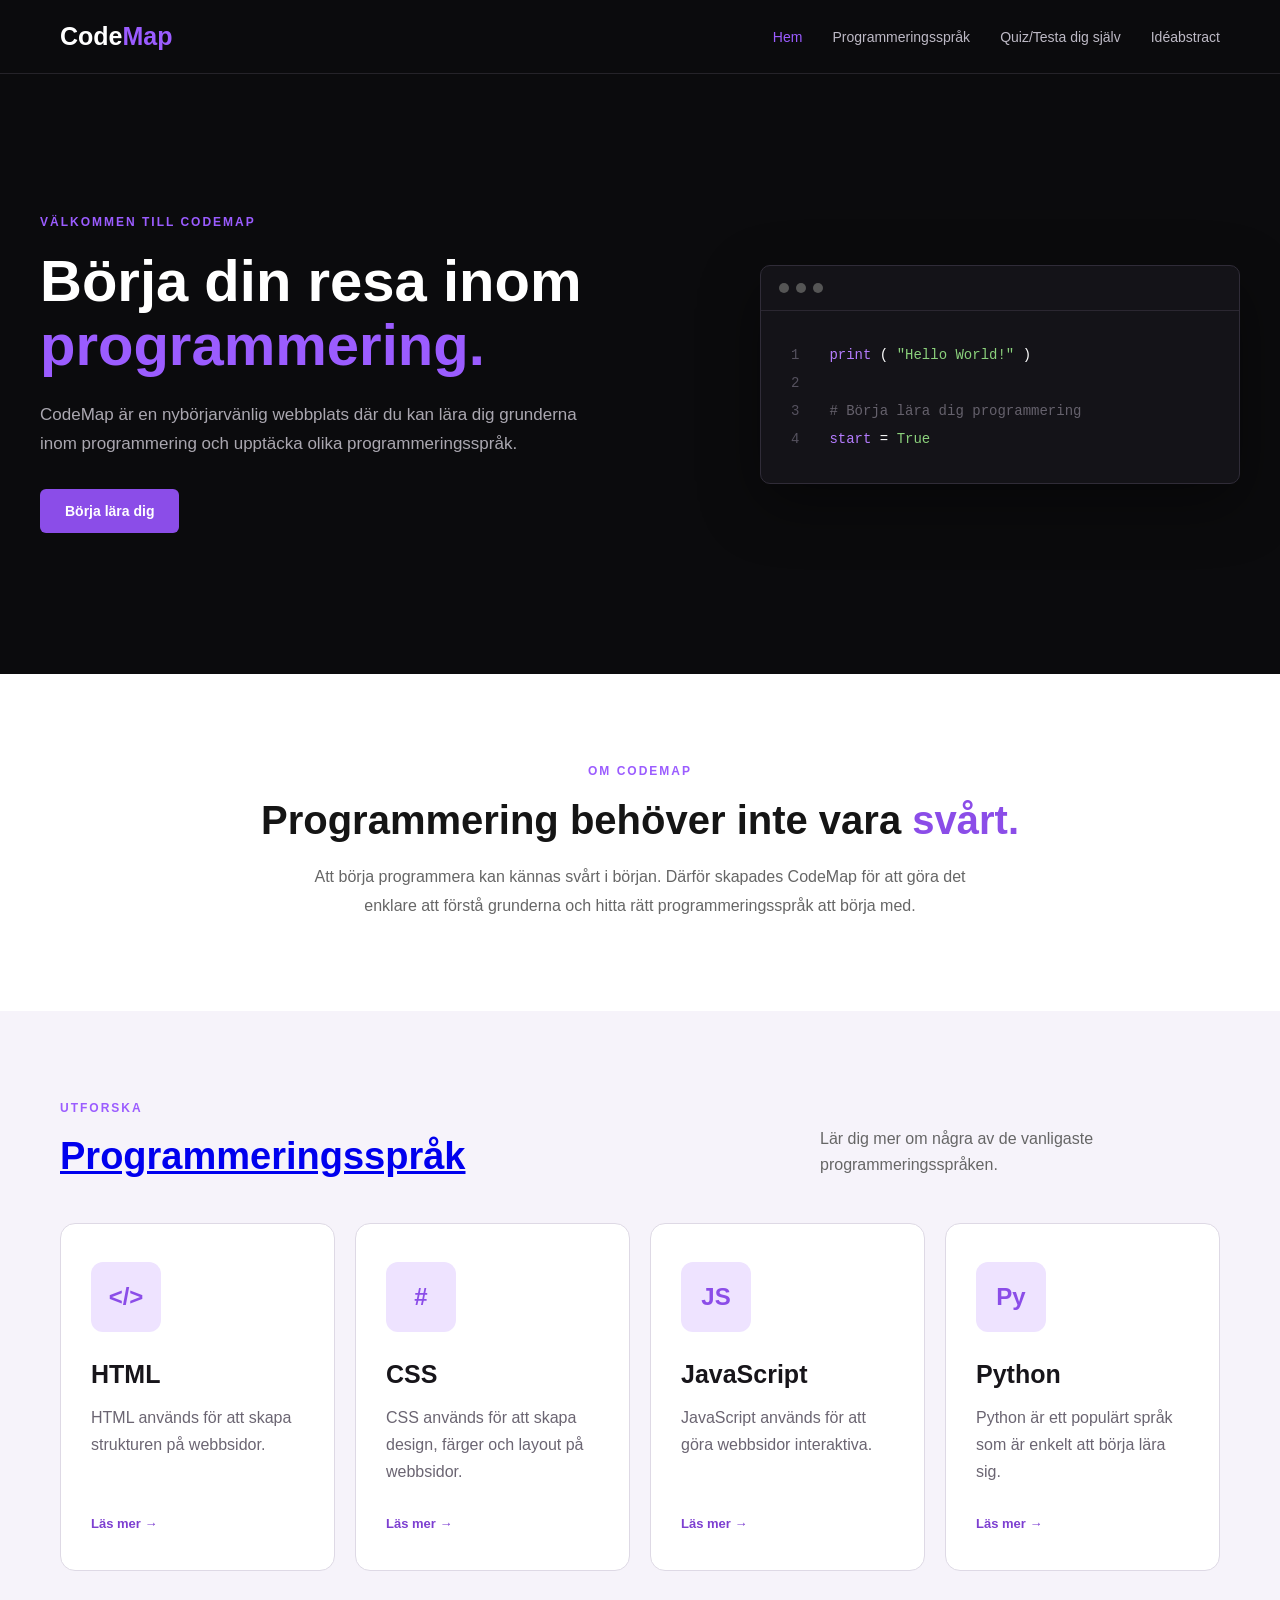
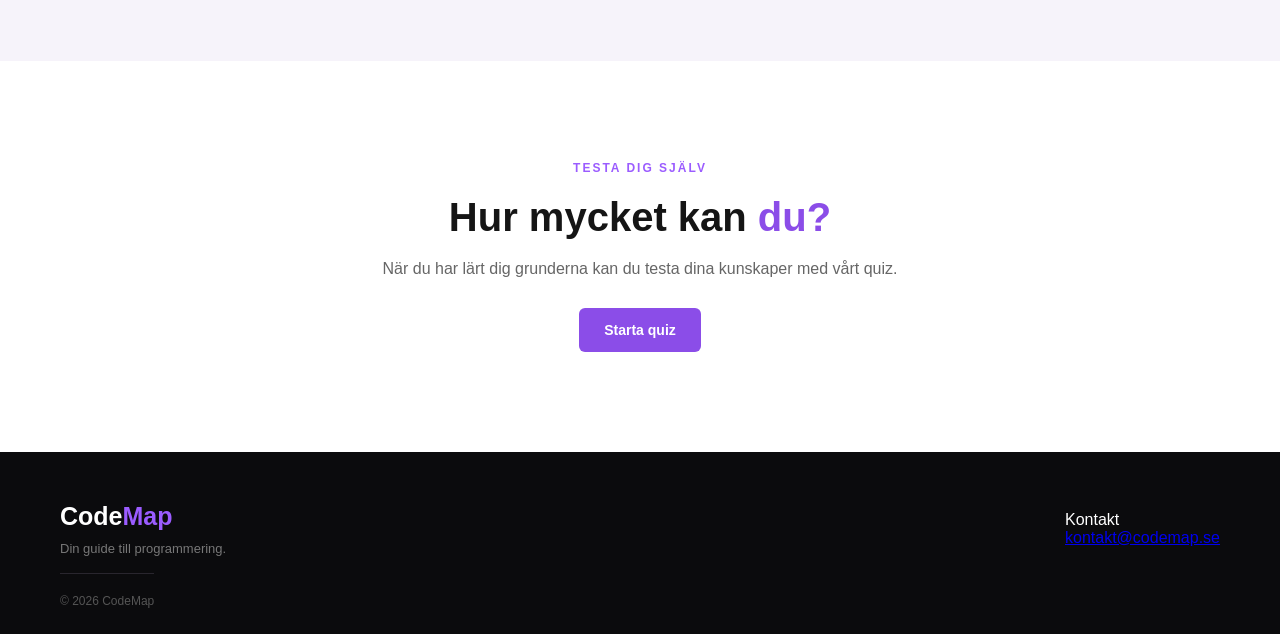
<file: index.html>
<!DOCTYPE html>
<html lang="sv">

<head>
    <meta charset="UTF-8">

    <meta name="viewport" content="width=device-width, initial-scale=1.0">

    <title>CodeMap</title>

    <!-- Kopplar HTML till CSS -->
    <link rel="stylesheet" href="style.css">
</head>

<body>

    <!-- Huvudmeny -->

    <header>

        <nav>

            <div class="logo">
                Code<span>Map</span>
            </div>

            <ul class="menu">

                <li>
                    <a href="index.html" class="active">
                        Hem
                    </a>
                </li>

                

                <li>
                    <a href="programmeringssprak.html">
                        Programmeringsspråk
                    </a>
                </li>

                <li>
                    <a href="quiz.html">
                        Quiz/Testa dig själv
                    </a>
                </li>

                <li>
                    <a href="ideabstract.html">
                        Idéabstract
                    </a>
                </li>

            </ul>

        </nav>

    </header>


    <!-- Framsidan -->

    <main>

        <section class="hero">

            <div class="hero-text">

                <p class="small-title">
                    VÄLKOMMEN TILL CODEMAP
                </p>

                <h1>
                    Börja din resa inom
                    <span>programmering.</span>
                </h1>

                <p class="description">
                    CodeMap är en nybörjarvänlig webbplats
                    där du kan lära dig grunderna inom
                    programmering och upptäcka olika
                    programmeringsspråk.
                </p>

                <a href="programmeringssprak.html" class="button">
                    Börja lära dig
                  </a>

            </div>


            <div class="code-box">

                <div class="code-header">

                    <span></span>
                    <span></span>
                    <span></span>

                </div>

                <div class="code">

                    <p>
                        <span class="number">1</span>
                        <span class="purple">print</span>
                        <span>(</span>
                        <span class="green">"Hello World!"</span>
                        <span>)</span>
                    </p>

                    <p>
                        <span class="number">2</span>
                    </p>

                    <p>
                        <span class="number">3</span>
                        <span class="comment">
                            # Börja lära dig programmering
                        </span>
                    </p>

                    <p>
                        <span class="number">4</span>
                        <span class="purple">start</span>
                        <span> = </span>
                        <span class="green">True</span>
                    </p>

                </div>

            </div>

        </section>


        <!-- Om CodeMap -->

        <section class="about">

            <p class="small-title">
                OM CODEMAP
            </p>

            <h2>
                Programmering behöver inte
                vara <span>svårt.</span>
            </h2>

            <p class="about-text">
                Att börja programmera kan kännas svårt i början.
                Därför skapades CodeMap för att göra det enklare
                att förstå grunderna och hitta rätt programmeringsspråk
                att börja med.
            </p> 

        </section>


        <!--PROGRAMMERINGSSPRÅK -->

        <section class="languages">

            <div class="section-title">

                <div>

                    <p class="small-title">
                        UTFORSKA
                    </p>

                    <h2>
                    <a href="programmeringssprak.html">Programmeringsspråk</a>
                    </h2>

                </div>

                <p>
                    Lär dig mer om några av de vanligaste
                    programmeringsspråken.
                </p>

            </div>


            <div class="language-container">


                <!-- HTML -->

                <div class="language-card">

                    <div class="language-icon">
                        &lt;/&gt;
                    </div>

                    <h3>HTML</h3>

                    <p>
                        HTML används för att skapa
                        strukturen på webbsidor.
                    </p>

                    <a href="programmeringssprak.html#html">
                        Läs mer →
                    </a>

                </div>


                <!-- CSS -->

                <div class="language-card">

                    <div class="language-icon">
                        #
                    </div>

                    <h3>CSS</h3>

                    <p>
                        CSS används för att skapa design,
                        färger och layout på webbsidor.
                    </p>

                    <a href="programmeringssprak.html#css">
                        Läs mer →
                    </a>

                </div>


                <!-- JAVASCRIPT -->

                <div class="language-card">

                    <div class="language-icon">
                        JS
                    </div>

                    <h3>JavaScript</h3>

                    <p>
                        JavaScript används för att göra
                        webbsidor interaktiva.
                    </p>

                    <a href="programmeringssprak.html#javascript">
                        Läs mer →
                    </a>

                </div>


                <!-- PYTHON -->

                <div class="language-card">

                    <div class="language-icon">
                        Py
                    </div>

                    <h3>Python</h3>

                    <p>
                        Python är ett populärt språk som
                        är enkelt att börja lära sig.
                    </p>

                    <a href="programmeringssprak.html#python">
                        Läs mer →
                    </a>

                </div> 


            </div>

        </section>


        <!-- QUIZ -->

        <section class="quiz">

            <div>

                <p class="small-title">
                    TESTA DIG SJÄLV
                </p>

                <h2>
                    Hur mycket kan
                    <span>du?</span>
                </h2>

                <p>
                    När du har lärt dig grunderna kan du
                    testa dina kunskaper med vårt quiz.
                </p>

                <a href="quiz.html" class="button">
                    Starta quiz
                </a>

            </div>

        </section>

    </main>


    <!-- FOOTER -->

    <footer>

        <div class="footer-content">

            <div>

                <div class="logo">
                    Code<span>Map</span>
                </div>

                <p>
                    Din guide till programmering.
                </p>

            </div>


            <div class="footer-links">

                

            </div>
    <div class="footer-contact" id="kontakt">
    <div class="contact-title">
        Kontakt
    </div>

    <a href="mailto:kontakt@codemap.se">
        kontakt@codemap.se
    </a>
</div>


        </div>

         <a  Kontakt; 
        <div class="copyright">

            © 2026 CodeMap

        </div>

    </footer>


</body>

</html>
</file>
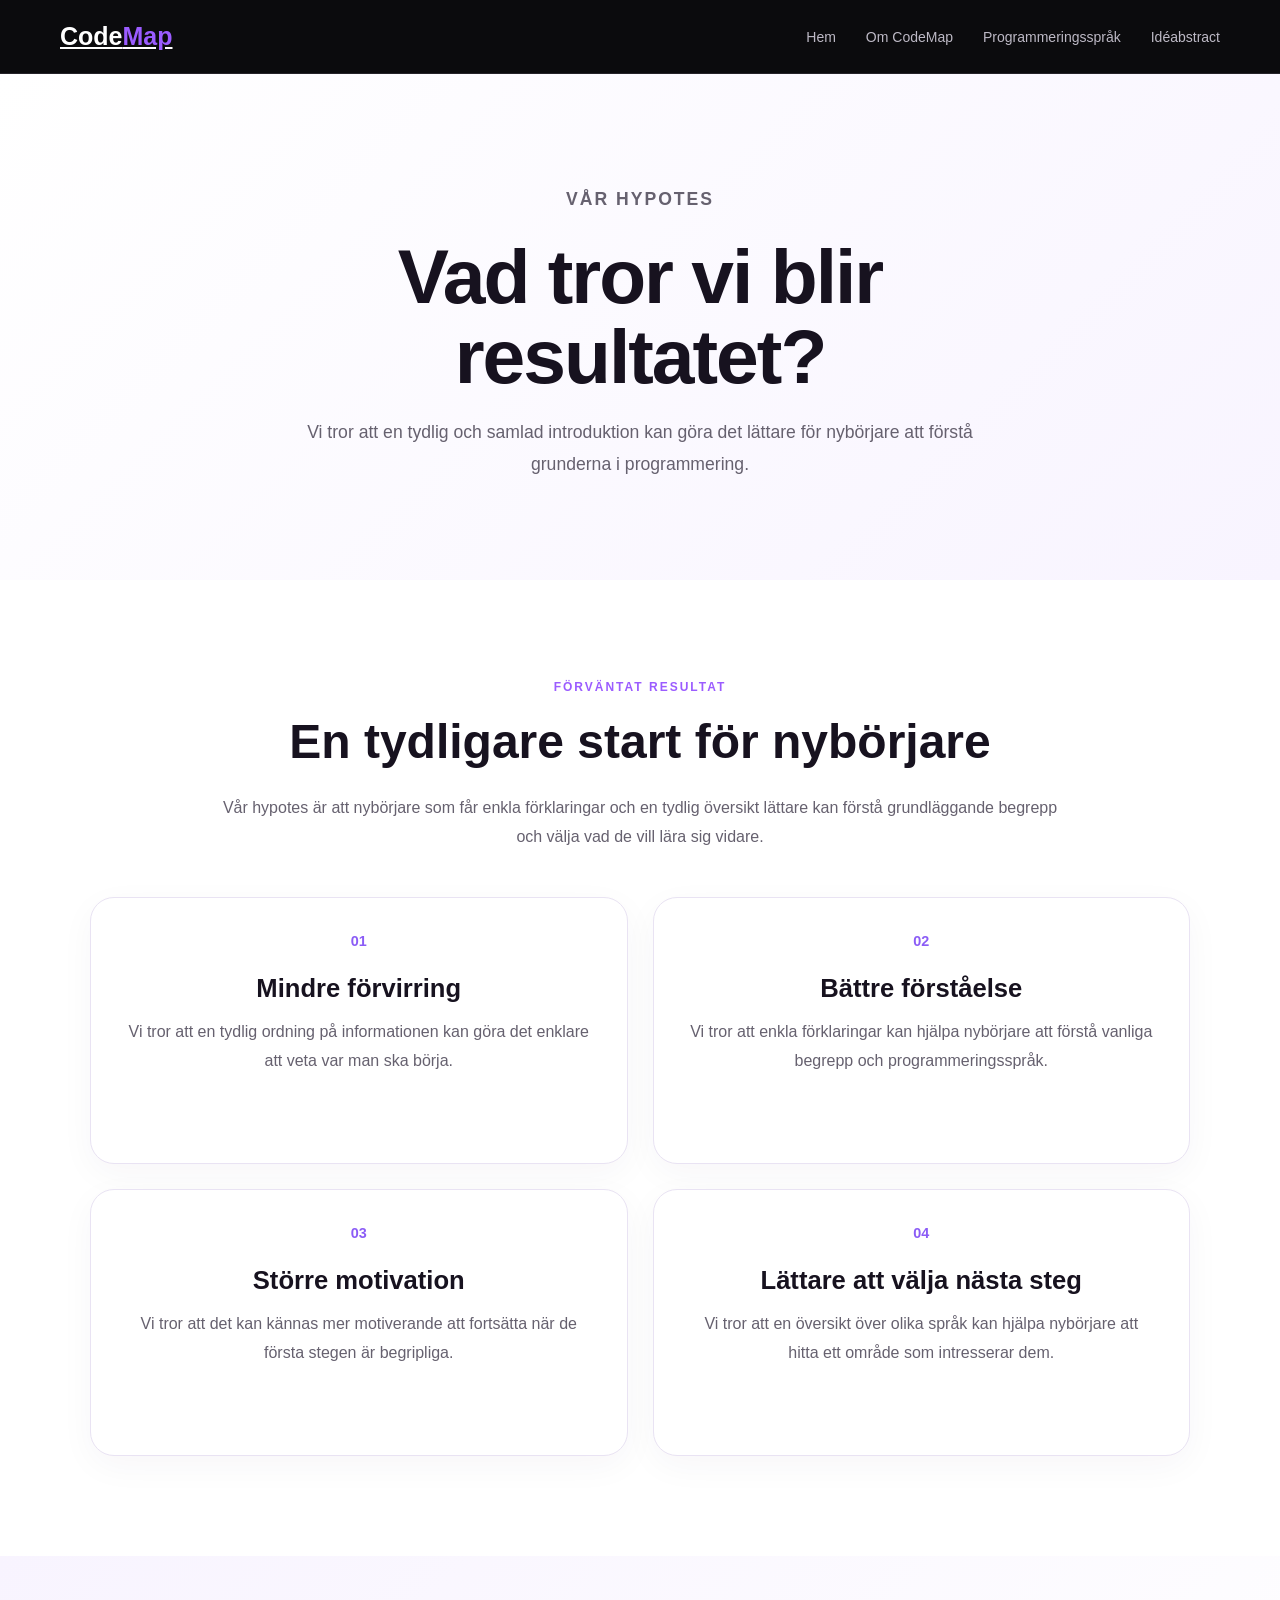
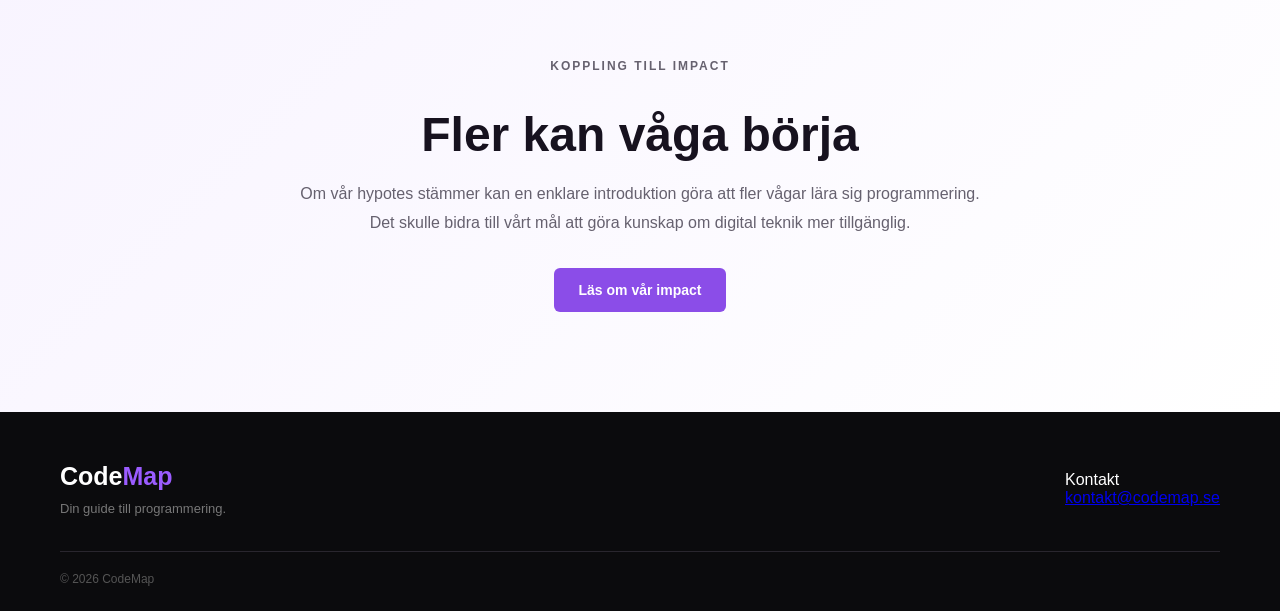
<file: Hypotes.html>
<!DOCTYPE html>
<html lang="sv">

<head>
    <meta charset="UTF-8">
    <meta name="viewport" content="width=device-width, initial-scale=1.0">

    <title>CodeMap - Hypotes</title>

    <link rel="stylesheet" href="style.css">
</head>

<body>

    <!-- Sidhuvud -->
    <header>

        <nav>

            <!-- Logotyp -->
            <a href="index.html" class="logo">
                Code<span>Map</span>
            </a>

            <!-- Meny -->
            <ul class="menu">

                <li>
                    <a href="index.html">Hem</a>
                </li>

                <li>
                    <a href="om.html">Om CodeMap</a>
                </li>

                <li>
                    <a href="programmeringssprak.html">
                        Programmeringsspråk
                    </a>
                </li>

                <li>
                    <a href="ideabstract.html">
                        Idéabstract
                    </a>
                </li>

            </ul>

        </nav>

    </header>


    <!-- Huvudinnehåll -->
    <main>

        <!-- Introduktion -->
        <section class="abstract-hero">

            <div class="section-content">

                <p class="small-title">
                    VÅR HYPOTES
                </p>

                <h1>
                    Vad tror vi blir resultatet?
                </h1>

                <p>
                    Vi tror att en tydlig och samlad introduktion
                    kan göra det lättare för nybörjare att förstå
                    grunderna i programmering.
                </p>

            </div>

        </section>


        <!-- Hypotesen -->
        <section class="abstract-overview">

            <div class="section-content">

                <p class="small-title">
                    FÖRVÄNTAT RESULTAT
                </p>

                <h2>
                    En tydligare start för nybörjare
                </h2>

                <p class="abstract-intro">
                    Vår hypotes är att nybörjare som får enkla
                    förklaringar och en tydlig översikt lättare
                    kan förstå grundläggande begrepp och välja
                    vad de vill lära sig vidare.
                </p>

            </div>


            <!-- Delar av det förväntade resultatet -->
            <div class="abstract-page-grid">

                <article class="abstract-page-card">

                    <span>01</span>

                    <h3>
                        Mindre förvirring
                    </h3>

                    <p>
                        Vi tror att en tydlig ordning på
                        informationen kan göra det enklare
                        att veta var man ska börja.
                    </p>

                </article>


                <article class="abstract-page-card">

                    <span>02</span>

                    <h3>
                        Bättre förståelse
                    </h3>

                    <p>
                        Vi tror att enkla förklaringar kan
                        hjälpa nybörjare att förstå vanliga
                        begrepp och programmeringsspråk.
                    </p>

                </article>


                <article class="abstract-page-card">

                    <span>03</span>

                    <h3>
                        Större motivation
                    </h3>

                    <p>
                        Vi tror att det kan kännas mer
                        motiverande att fortsätta när
                        de första stegen är begripliga.
                    </p>

                </article>


                <article class="abstract-page-card">

                    <span>04</span>

                    <h3>
                        Lättare att välja nästa steg
                    </h3>

                    <p>
                        Vi tror att en översikt över olika
                        språk kan hjälpa nybörjare att
                        hitta ett område som intresserar dem.
                    </p>

                </article>

            </div>

        </section>


        <!-- Koppling till impact -->
        <section class="abstract-summary">

            <div class="section-content">

                <p class="small-title">
                    KOPPLING TILL IMPACT
                </p>

                <h2>
                    Fler kan våga börja
                </h2>

                <p>
                    Om vår hypotes stämmer kan en enklare
                    introduktion göra att fler vågar lära sig
                    programmering. Det skulle bidra till vårt
                    mål att göra kunskap om digital teknik
                    mer tillgänglig.
                </p>

                <a href="impact.html" class="button">
                    Läs om vår impact
                </a>

            </div>

        </section>

    </main>


    <footer>

        <div class="footer-content">

            <div>

                <div class="logo">
                    Code<span>Map</span>
                </div>

                <p>
                    Din guide till programmering.
                </p>

            </div>


            <div class="footer-links">

                

            </div>
    <div class="footer-contact" id="kontakt">
    <div class="contact-title">
        Kontakt
    </div>

    <a href="mailto:kontakt@codemap.se">
        kontakt@codemap.se
    </a>
</div>


        </div>

         
        <div class="copyright">

            © 2026 CodeMap

        </div>

    </footer>


</body>

</html>
</file>
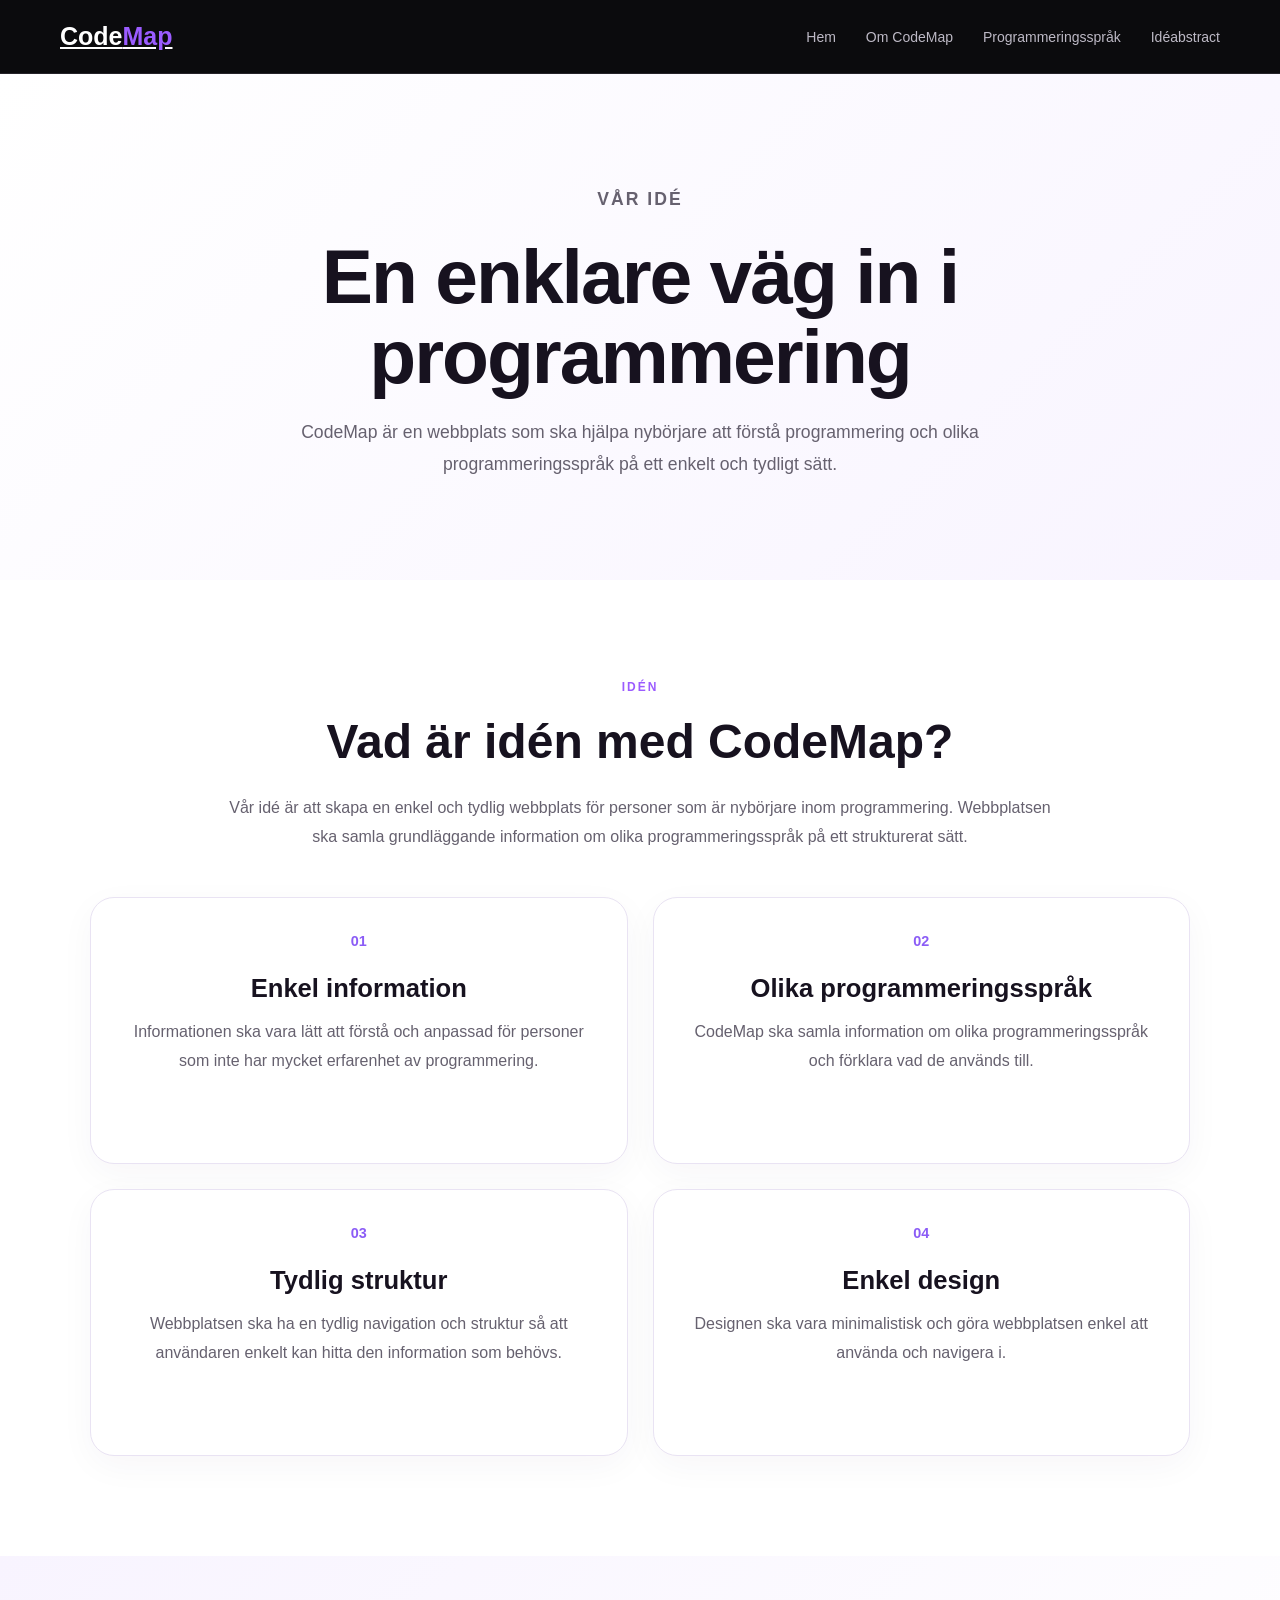
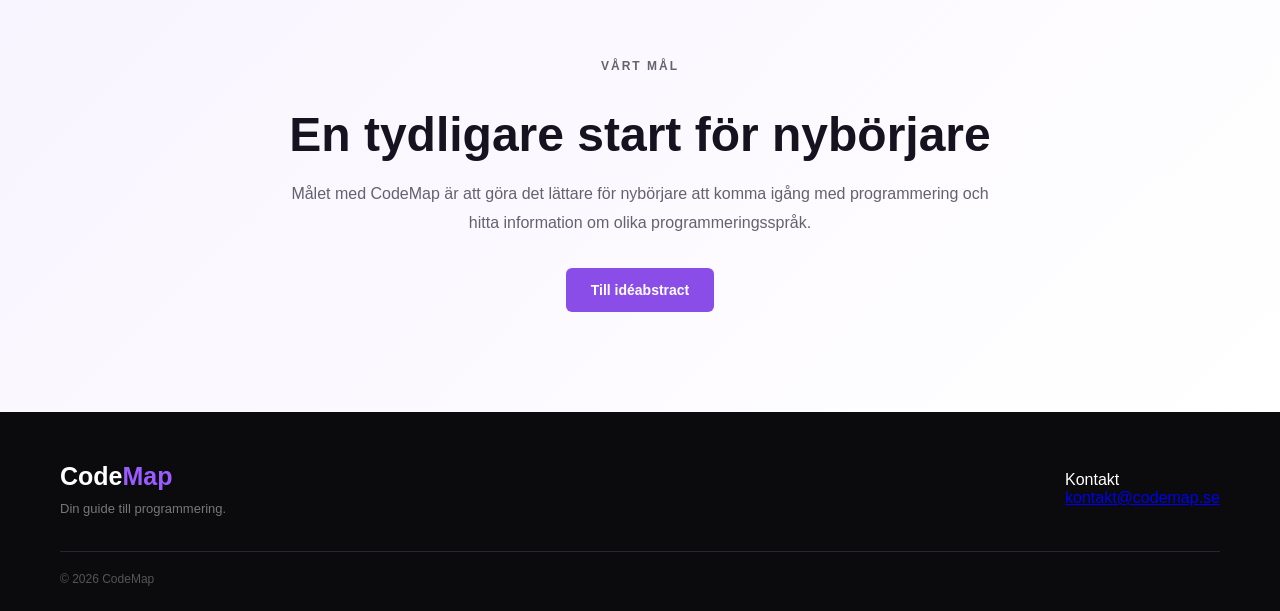
<file: ide.html>
<!DOCTYPE html>
<html lang="sv">

<head>
    <meta charset="UTF-8">
    <meta name="viewport" content="width=device-width, initial-scale=1.0">

    <title>CodeMap - Vår idé</title>

    <link rel="stylesheet" href="style.css">
</head>

<body>

    <!-- Sidhuvud -->
    <header>

        <nav>

            <!-- Logotyp -->
            <a href="index.html" class="logo">
                Code<span>Map</span>
            </a>

            <!-- Meny -->
            <ul class="menu">

                <li>
                    <a href="index.html">Hem</a>
                </li>

                <li>
                    <a href="om.html">Om CodeMap</a>
                </li>

                <li>
                    <a href="programmeringssprak.html">
                        Programmeringsspråk
                    </a>
                </li>

                <li>
                    <a href="ideabstract.html">
                        Idéabstract
                    </a>
                </li>

            </ul>

        </nav>

    </header>


    <!-- Huvudinnehåll -->
    <main>

        <!-- Introduktion -->
        <section class="abstract-hero">

            <div class="section-content">

                <p class="small-title">
                    VÅR IDÉ
                </p>

                <h1>
                    En enklare väg in i programmering
                </h1>

                <p>
                    CodeMap är en webbplats som ska hjälpa nybörjare
                    att förstå programmering och olika programmeringsspråk
                    på ett enkelt och tydligt sätt.
                </p>

            </div>

        </section>


        <!-- Själva idén -->
        <section class="abstract-overview">

            <div class="section-content">

                <p class="small-title">
                    IDÉN
                </p>

                <h2>
                    Vad är idén med CodeMap?
                </h2>

                <p class="abstract-intro">
                    Vår idé är att skapa en enkel och tydlig webbplats
                    för personer som är nybörjare inom programmering.
                    Webbplatsen ska samla grundläggande information om
                    olika programmeringsspråk på ett strukturerat sätt.
                </p>

            </div>


            <!-- Delar av idén -->
            <div class="abstract-page-grid">

                <article class="abstract-page-card">

                    <span>01</span>

                    <h3>
                        Enkel information
                    </h3>

                    <p>
                        Informationen ska vara lätt att förstå och
                        anpassad för personer som inte har mycket
                        erfarenhet av programmering.
                    </p>

                </article>


                <article class="abstract-page-card">

                    <span>02</span>

                    <h3>
                        Olika programmeringsspråk
                    </h3>

                    <p>
                        CodeMap ska samla information om olika
                        programmeringsspråk och förklara vad de
                        används till.
                    </p>

                </article>


                <article class="abstract-page-card">

                    <span>03</span>

                    <h3>
                        Tydlig struktur
                    </h3>

                    <p>
                        Webbplatsen ska ha en tydlig navigation och
                        struktur så att användaren enkelt kan hitta
                        den information som behövs.
                    </p>

                </article>


                <article class="abstract-page-card">

                    <span>04</span>

                    <h3>
                        Enkel design
                    </h3>

                    <p>
                        Designen ska vara minimalistisk och göra
                        webbplatsen enkel att använda och navigera i.
                    </p>

                </article>

            </div>

        </section>


        <!-- Avslutning -->
        <section class="abstract-summary">

            <div class="section-content">

                <p class="small-title">
                    VÅRT MÅL
                </p>

                <h2>
                    En tydligare start för nybörjare
                </h2>

                <p>
                    Målet med CodeMap är att göra det lättare för
                    nybörjare att komma igång med programmering och
                    hitta information om olika programmeringsspråk.
                </p>

                <a href="ideabstract.html" class="button">
                    Till idéabstract
                </a>

            </div>

        </section>

    </main>


   <footer>

        <div class="footer-content">

            <div>

                <div class="logo">
                    Code<span>Map</span>
                </div>

                <p>
                    Din guide till programmering.
                </p>

            </div>


            <div class="footer-links">

                

            </div>
    <div class="footer-contact" id="kontakt">
    <div class="contact-title">
        Kontakt
    </div>

    <a href="mailto:kontakt@codemap.se">
        kontakt@codemap.se
    </a>
</div>


        </div>

          
        <div class="copyright">

            © 2026 CodeMap

        </div>

    </footer>


</body>

</html>
</file>
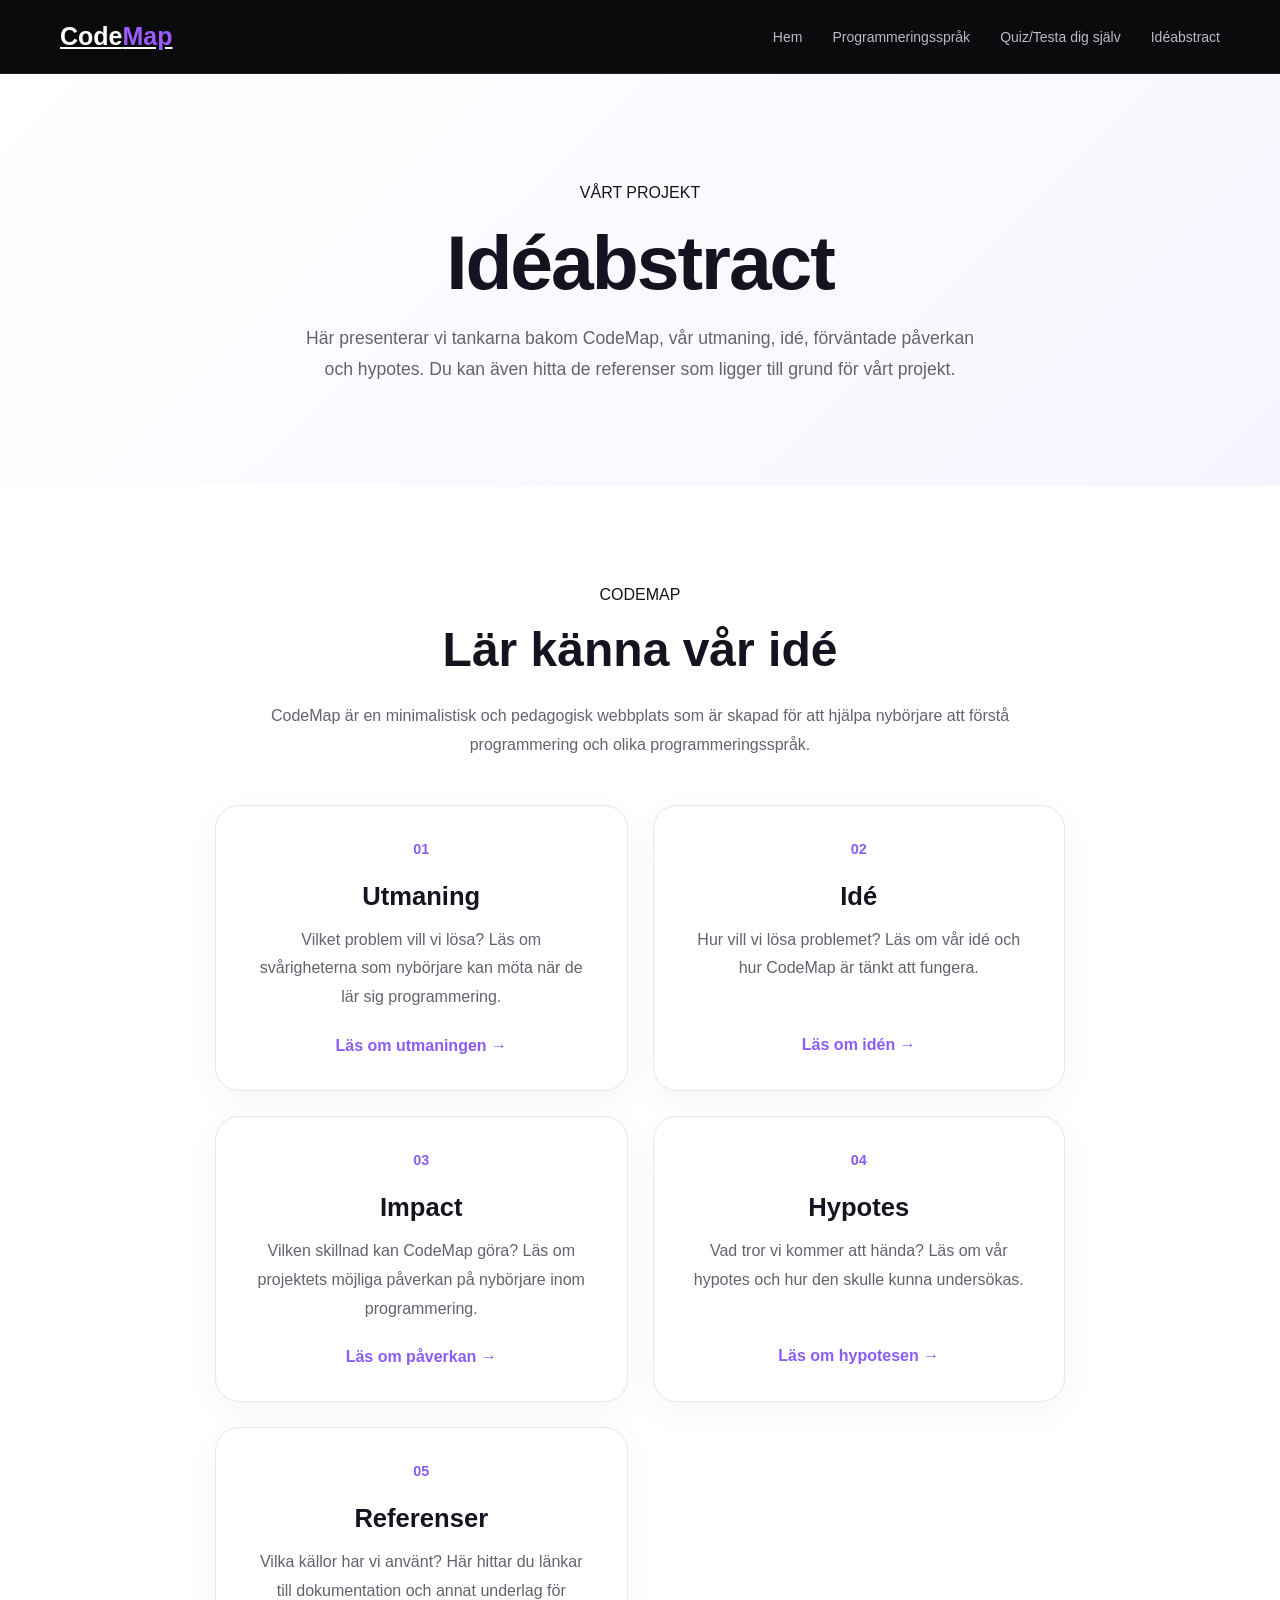
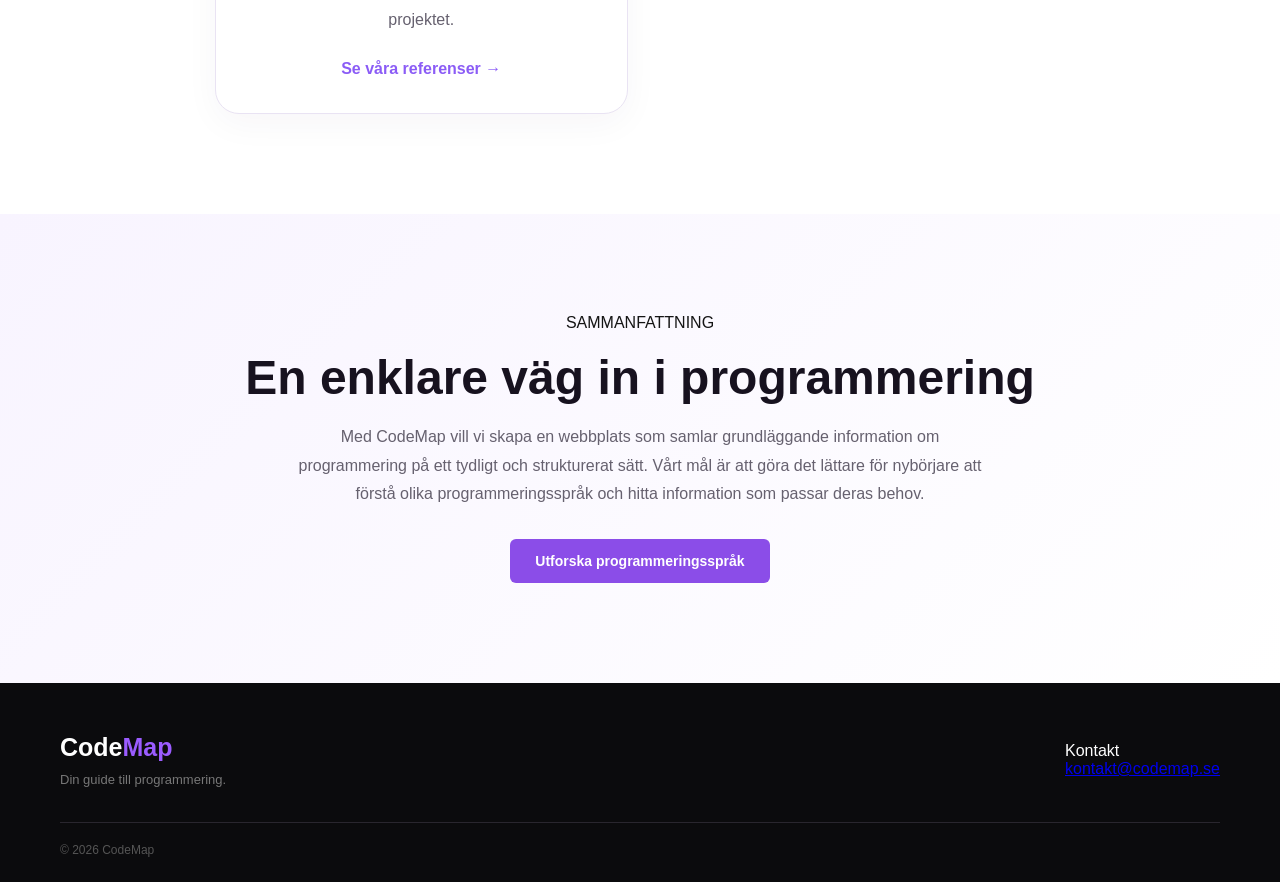
<file: ideabstract.html>
<!DOCTYPE html>
<html lang="sv">

<head>
    <meta charset="UTF-8">
    <meta name="viewport" content="width=device-width, initial-scale=1.0">

    <title>Idéabstract | CodeMap</title>

    <link rel="stylesheet" href="style.css">
</head>

<body>

    <!-- Sidhuvud -->
    <header class="header">
        <nav class="navbar" aria-label="Huvudmeny">

            <a href="index.html" class="logo">
                Code<span>Map</span>
            </a>

            <ul class="menu">
                <li>
                    <a href="index.html">Hem</a>
                </li>

        

                <li>
                    <a href="programmeringssprak.html">
                        Programmeringsspråk
                    </a>
                </li>

                <li>
                    <a href="quiz.html">Quiz/Testa dig själv</a>
                </li>

                <li>
                    <a href="ideabstract.html"
                       aria-current="page">
                        Idéabstract
                    </a>
                </li>
            </ul>

        </nav>
    </header>


    <!-- Huvudinnehåll -->
    <main>

        <!-- Hero-sektion -->
        <section class="abstract-hero">
            <div class="section-content">

                <p class="section-subtitle">
                    VÅRT PROJEKT
                </p>

                <h1>
                    Idéabstract
                </h1>

                <p>
                    Här presenterar vi tankarna bakom CodeMap,
                    vår utmaning, idé, förväntade påverkan och
                    hypotes. Du kan även hitta de referenser
                    som ligger till grund för vårt projekt.
                </p>

            </div>
        </section>


        <!-- Översikt -->
        <section class="abstract-overview">
            <div class="section-content">

                <p class="section-subtitle">
                    CODEMAP
                </p>

                <h2>
                    Lär känna vår idé
                </h2>

                <p class="abstract-intro">
                    CodeMap är en minimalistisk och pedagogisk
                    webbplats som är skapad för att hjälpa
                    nybörjare att förstå programmering och
                    olika programmeringsspråk.
                </p>

                <div class="abstract-page-grid">

                    <!-- Utmaning -->
                    <a href="utmaning.html"
                       class="abstract-page-card">

                        <span>01</span>

                        <h3>Utmaning</h3>

                        <p>
                            Vilket problem vill vi lösa?
                            Läs om svårigheterna som nybörjare
                            kan möta när de lär sig programmering.
                        </p>

                        <strong>
                            Läs om utmaningen →
                        </strong>

                    </a>


                    <!-- Idé -->
                    <a href="ide.html"
                       class="abstract-page-card">

                        <span>02</span>

                        <h3>Idé</h3>

                        <p>
                            Hur vill vi lösa problemet?
                            Läs om vår idé och hur CodeMap
                            är tänkt att fungera.
                        </p>

                        <strong>
                            Läs om idén →
                        </strong>

                    </a>


                    <!-- Impact -->
                    <a href="impact.html"
                       class="abstract-page-card">

                        <span>03</span>

                        <h3>Impact</h3>

                        <p>
                            Vilken skillnad kan CodeMap göra?
                            Läs om projektets möjliga påverkan
                            på nybörjare inom programmering.
                        </p>

                        <strong>
                            Läs om påverkan →
                        </strong>

                    </a>


                    <!-- Hypotes -->
                    <a href="hypotes.html"
                       class="abstract-page-card">

                        <span>04</span>

                        <h3>Hypotes</h3>

                        <p>
                            Vad tror vi kommer att hända?
                            Läs om vår hypotes och hur den
                            skulle kunna undersökas.
                        </p>

                        <strong>
                            Läs om hypotesen →
                        </strong>

                    </a>


                    <!-- Referenser -->
                    <a href="referenser.html"
                       class="abstract-page-card">

                        <span>05</span>

                        <h3>Referenser</h3>

                        <p>
                            Vilka källor har vi använt?
                            Här hittar du länkar till dokumentation
                            och annat underlag för projektet.
                        </p>

                        <strong>
                            Se våra referenser →
                        </strong>

                    </a>

                </div>

            </div>
        </section>


        <!-- Sammanfattning -->
        <section class="abstract-summary">
            <div class="section-content">

                <p class="section-subtitle">
                    SAMMANFATTNING
                </p>

                <h2>
                    En enklare väg in i programmering
                </h2>

                <p>
                    Med CodeMap vill vi skapa en webbplats som
                    samlar grundläggande information om
                    programmering på ett tydligt och strukturerat
                    sätt. Vårt mål är att göra det lättare för
                    nybörjare att förstå olika programmeringsspråk
                    och hitta information som passar deras behov.
                </p>

                <a href="programmeringssprak.html"
                   class="button">
                    Utforska programmeringsspråk
                </a>

            </div>
        </section>

    </main>


     <footer>

        <div class="footer-content">

            <div>

                <div class="logo">
                    Code<span>Map</span>
                </div>

                <p>
                    Din guide till programmering.
                </p>

            </div>


            <div class="footer-links">

                

            </div>
    <div class="footer-contact" id="kontakt">
    <div class="contact-title">
        Kontakt
    </div>

    <a href="mailto:kontakt@codemap.se">
        kontakt@codemap.se
    </a>
</div>


        </div>

         
        <div class="copyright">

            © 2026 CodeMap

        </div>

    </footer>


</body>

</html>
</file>
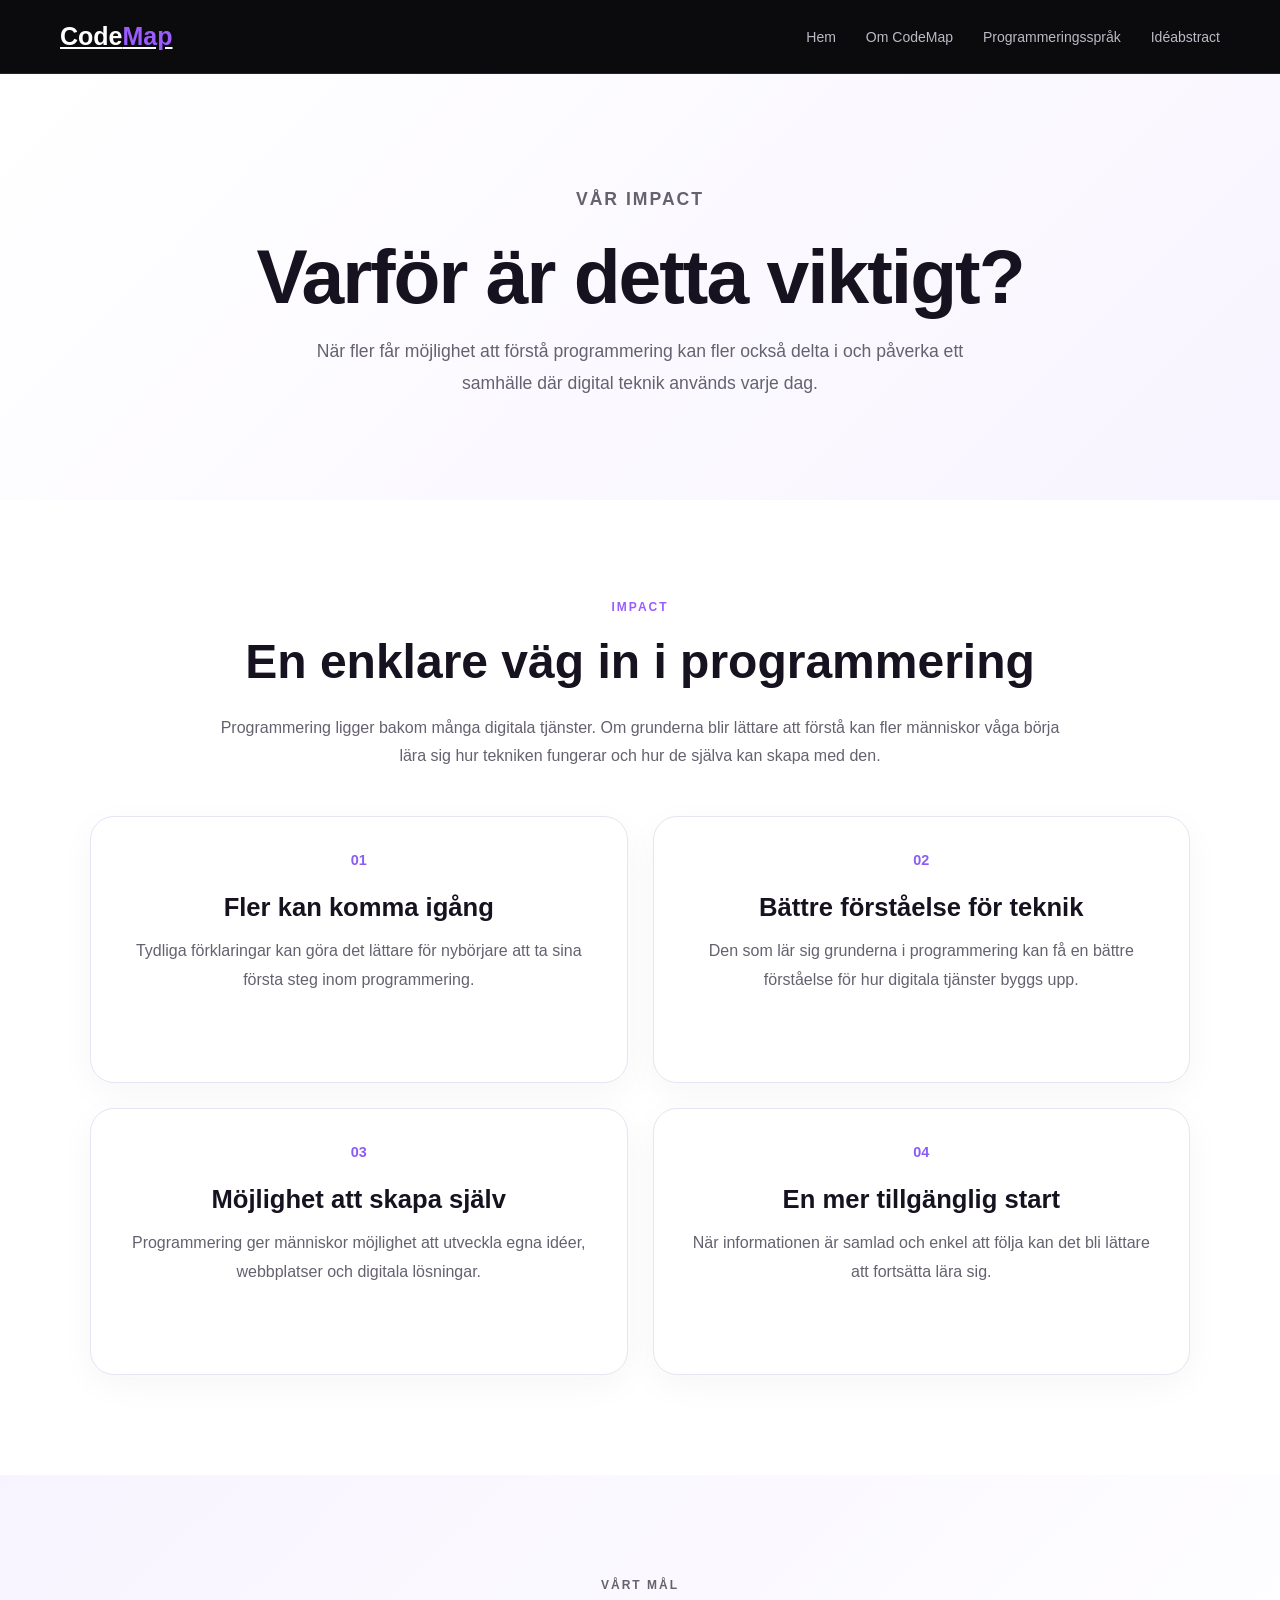
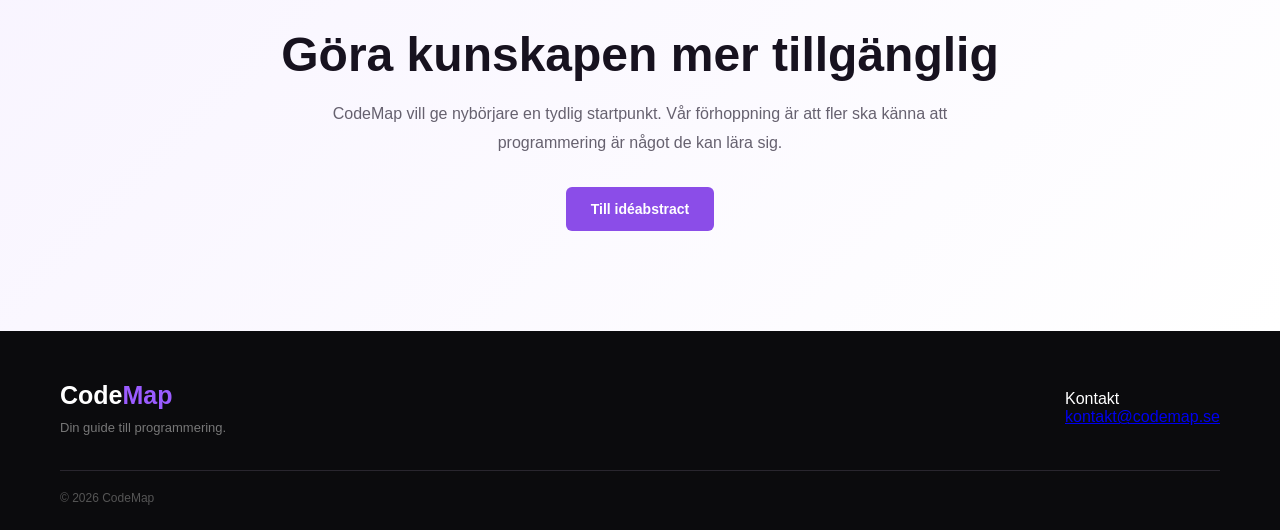
<file: Impact.html>
<!DOCTYPE html>
<html lang="sv">

<head>
    <meta charset="UTF-8">
    <meta name="viewport" content="width=device-width, initial-scale=1.0">

    <title>CodeMap - Impact</title>

    <link rel="stylesheet" href="style.css">
</head>

<body>

    <!-- Sidhuvud -->
    <header>

        <nav>

            <!-- Logotyp -->
            <a href="index.html" class="logo">
                Code<span>Map</span>
            </a>

            <!-- Meny -->
            <ul class="menu">

                <li>
                    <a href="index.html">Hem</a>
                </li>

                <li>
                    <a href="om.html">Om CodeMap</a>
                </li>

                <li>
                    <a href="programmeringssprak.html">
                        Programmeringsspråk
                    </a>
                </li>

                <li>
                    <a href="ideabstract.html">
                        Idéabstract
                    </a>
                </li>

            </ul>

        </nav>

    </header>


    <!-- Huvudinnehåll -->
    <main>

        <!-- Introduktion -->
        <section class="abstract-hero">

            <div class="section-content">

                <p class="small-title">
                    VÅR IMPACT
                </p>

                <h1>
                    Varför är detta viktigt?
                </h1>

                <p>
                    När fler får möjlighet att förstå programmering
                    kan fler också delta i och påverka ett samhälle
                    där digital teknik används varje dag.
                </p>

            </div>

        </section>


        <!-- Samhällsnyttan -->
        <section class="abstract-overview">

            <div class="section-content">

                <p class="small-title">
                    IMPACT
                </p>

                <h2>
                    En enklare väg in i programmering
                </h2>

                <p class="abstract-intro">
                    Programmering ligger bakom många digitala tjänster.
                    Om grunderna blir lättare att förstå kan fler
                    människor våga börja lära sig hur tekniken fungerar
                    och hur de själva kan skapa med den.
                </p>

            </div>


            <!-- Områden där projektet kan göra skillnad -->
            <div class="abstract-page-grid">

                <article class="abstract-page-card">

                    <span>01</span>

                    <h3>
                        Fler kan komma igång
                    </h3>

                    <p>
                        Tydliga förklaringar kan göra det lättare
                        för nybörjare att ta sina första steg
                        inom programmering.
                    </p>

                </article>


                <article class="abstract-page-card">

                    <span>02</span>

                    <h3>
                        Bättre förståelse för teknik
                    </h3>

                    <p>
                        Den som lär sig grunderna i programmering
                        kan få en bättre förståelse för hur
                        digitala tjänster byggs upp.
                    </p>

                </article>


                <article class="abstract-page-card">

                    <span>03</span>

                    <h3>
                        Möjlighet att skapa själv
                    </h3>

                    <p>
                        Programmering ger människor möjlighet
                        att utveckla egna idéer, webbplatser
                        och digitala lösningar.
                    </p>

                </article>


                <article class="abstract-page-card">

                    <span>04</span>

                    <h3>
                        En mer tillgänglig start
                    </h3>

                    <p>
                        När informationen är samlad och enkel
                        att följa kan det bli lättare att
                        fortsätta lära sig.
                    </p>

                </article>

            </div>

        </section>


        <!-- Avslutning -->
        <section class="abstract-summary">

            <div class="section-content">

                <p class="small-title">
                    VÅRT MÅL
                </p>

                <h2>
                    Göra kunskapen mer tillgänglig
                </h2>

                <p>
                    CodeMap vill ge nybörjare en tydlig startpunkt.
                    Vår förhoppning är att fler ska känna att
                    programmering är något de kan lära sig.
                </p>

                <a href="ideabstract.html" class="button">
                    Till idéabstract
                </a>

            </div>

        </section>

    </main>


   <footer>

        <div class="footer-content">

            <div>

                <div class="logo">
                    Code<span>Map</span>
                </div>

                <p>
                    Din guide till programmering.
                </p>

            </div>


            <div class="footer-links">

                

            </div>
    <div class="footer-contact" id="kontakt">
    <div class="contact-title">
        Kontakt
    </div>

    <a href="mailto:kontakt@codemap.se">
        kontakt@codemap.se
    </a>
</div>


        </div>

        <div class="copyright">

            © 2026 CodeMap

        </div>

    </footer>


</body>

</html>
</file>
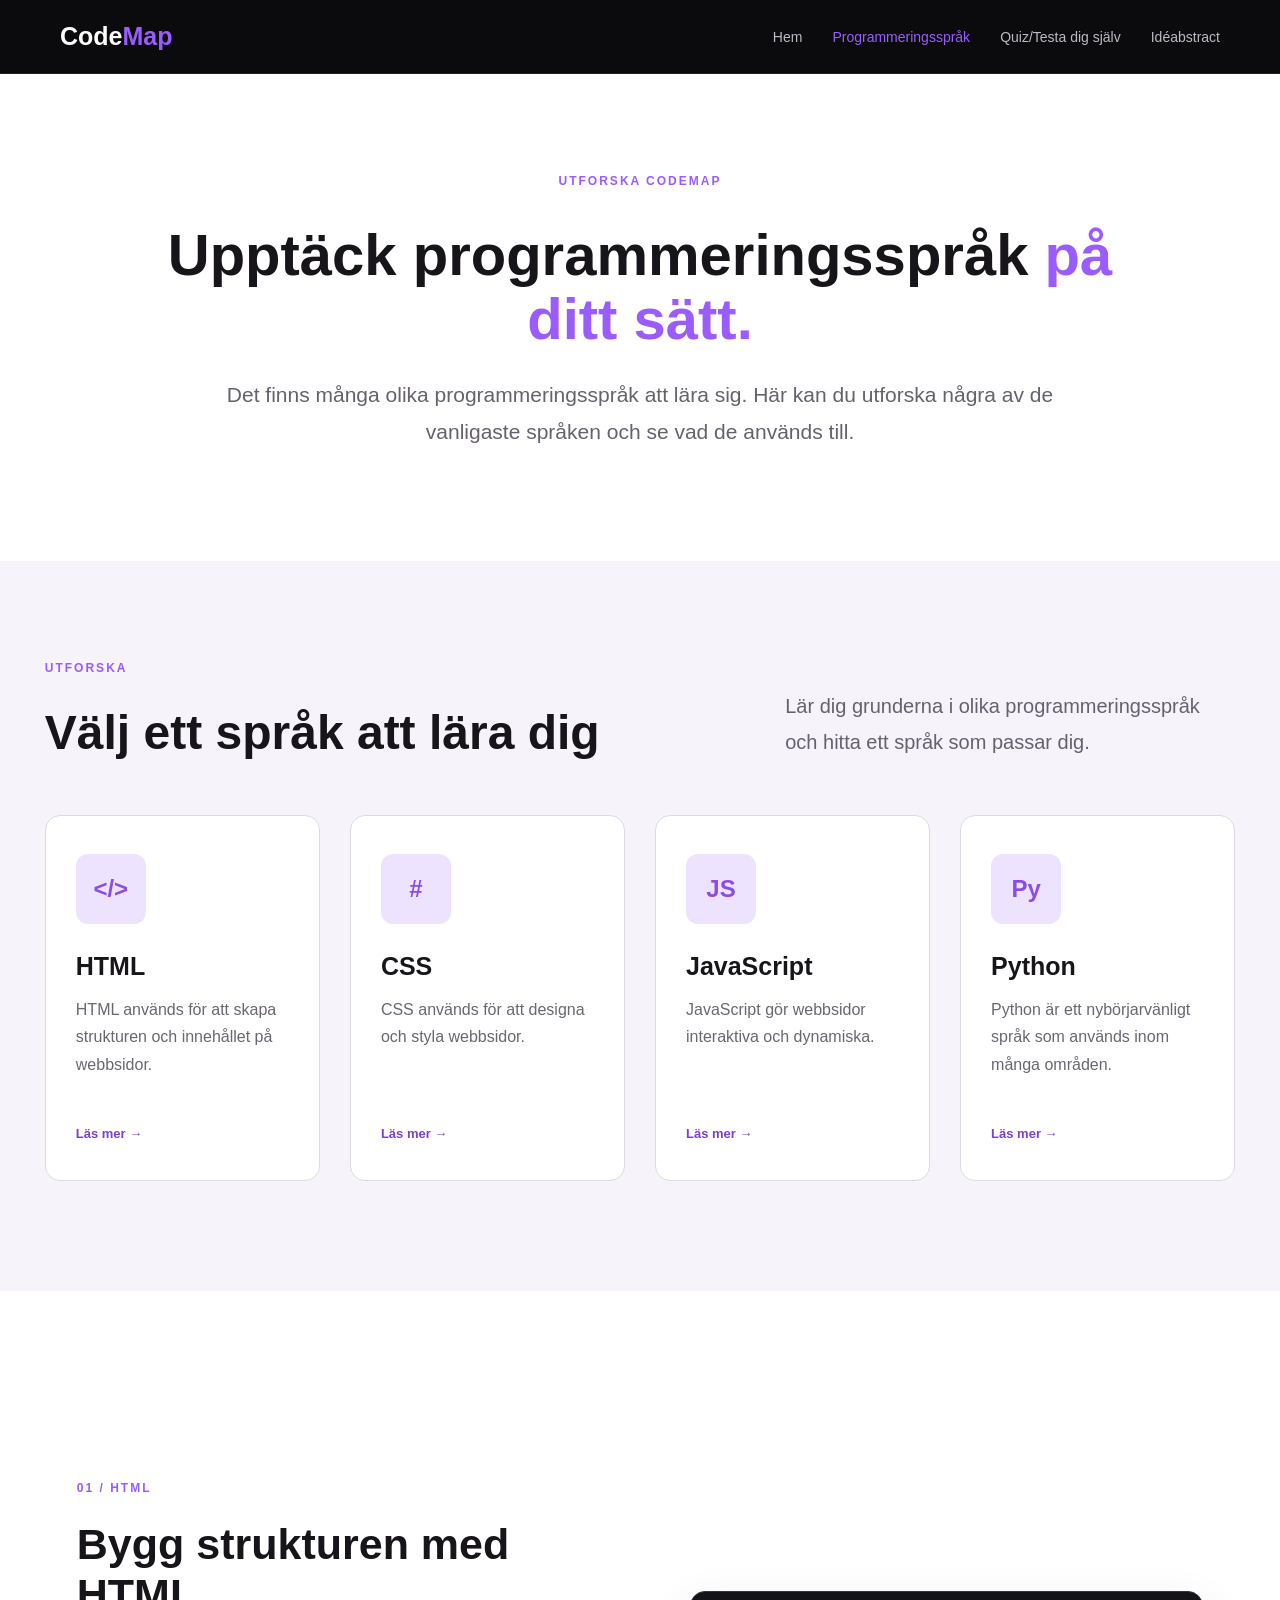
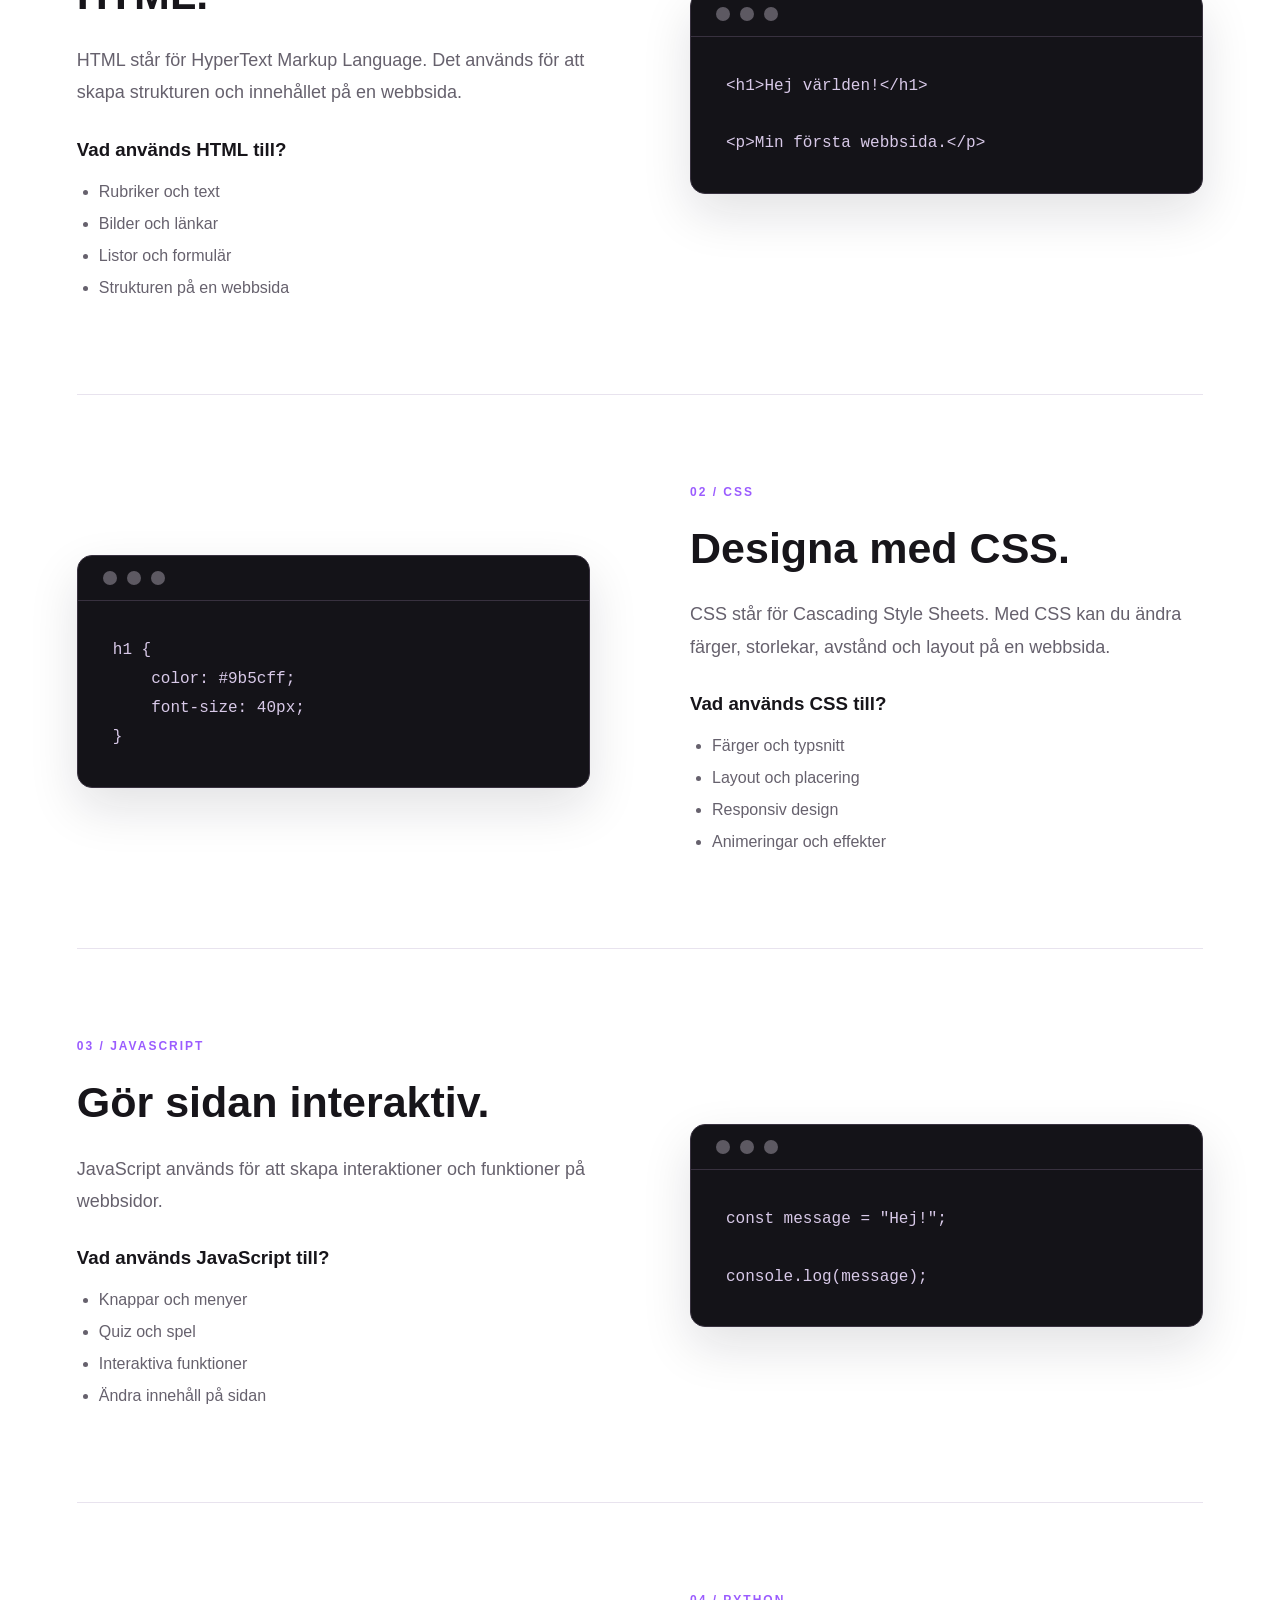
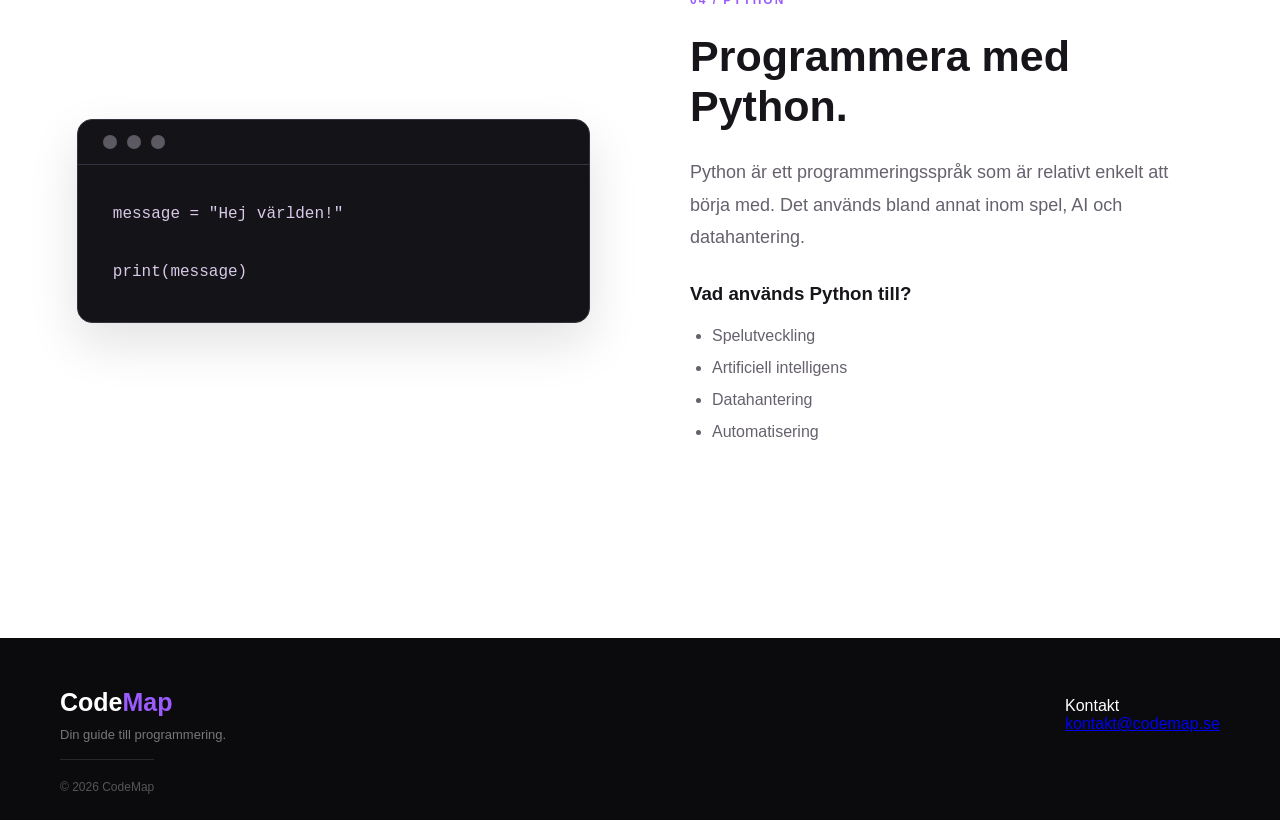
<file: programmeringssprak.html>
<!DOCTYPE html>
<html lang="sv">

<head>
    <meta charset="UTF-8">
    <meta name="viewport" content="width=device-width, initial-scale=1.0">

    <title>Programmeringsspråk | CodeMap</title>

    <link rel="stylesheet" href="style.css">
</head>


<body>

    <!-- HEADER / NAVIGATION -->
    <header>

        <nav>

            <div class="logo">
                Code<span>Map</span>
            </div>

            <ul class="menu">

                <li>
                    <a href="index.html">Hem</a>
                </li>

            

                <li>
                    <a href="programmeringssprak.html" class="active">
                        Programmeringsspråk
                    </a>
                </li>

                <li>
                    <a href="quiz.html">Quiz/Testa dig själv</a>
                </li>

                <li>
                    <a href="ideabstract.html">
                        Idéabstract
                    </a>
                </li>



            </ul>

        </nav>

    </header>



    <main>


        <!-- INTRODUKTION -->

        <section class="languages-intro">

            <p class="small-title">
                UTFORSKA CODEMAP
            </p>

            <h1>
                Upptäck programmeringsspråk
                <span>på ditt sätt.</span>
            </h1>

            <p class="intro-text">
                Det finns många olika programmeringsspråk att lära sig.
                Här kan du utforska några av de vanligaste språken
                och se vad de används till.
            </p>

        </section>



        <!-- ÖVERSIKT ÖVER PROGRAMMERINGSSPRÅK -->

        <section class="language-overview">

            <div class="overview-heading">

                <div>

                    <p class="small-title">
                        UTFORSKA
                    </p>

                    <h2>
                        Välj ett språk att lära dig
                    </h2>

                </div>


                <p>
                    Lär dig grunderna i olika programmeringsspråk
                    och hitta ett språk som passar dig.
                </p>

            </div>



            <div class="language-grid">


                <!-- HTML -->

                <article class="language-card">

                    <div class="language-icon html-icon">
                        &lt;/&gt;
                    </div>

                    <h3>
                        HTML
                    </h3>

                    <p>
                        HTML används för att skapa strukturen
                        och innehållet på webbsidor.
                    </p>

                    <a href="#html" class="language-link">
                        Läs mer →
                    </a>

                </article>



                <!-- CSS -->

                <article class="language-card">

                    <div class="language-icon css-icon">
                        #
                    </div>

                    <h3>
                        CSS
                    </h3>

                    <p>
                        CSS används för att designa och
                        styla webbsidor.
                    </p>

                    <a href="#css" class="language-link">
                        Läs mer →
                    </a>

                </article>



                <!-- JAVASCRIPT -->

                <article class="language-card">

                    <div class="language-icon js-icon">
                        JS
                    </div>

                    <h3>
                        JavaScript
                    </h3>

                    <p>
                        JavaScript gör webbsidor interaktiva
                        och dynamiska.
                    </p>

                    <a href="#javascript" class="language-link">
                        Läs mer →
                    </a>

                </article>



                <!-- PYTHON -->

                <article class="language-card">

                    <div class="language-icon python-icon">
                        Py
                    </div>

                    <h3>
                        Python
                    </h3>

                    <p>
                        Python är ett nybörjarvänligt språk
                        som används inom många områden.
                    </p>

                    <a href="#python" class="language-link">
                        Läs mer →
                    </a>

                </article>


            </div>

        </section>



        <!-- DETALJER OM PROGRAMMERINGSSPRÅKEN -->

        <section class="language-details">



            <!-- HTML INFORMATION -->

            <article class="language-detail" id="html">


                <div class="detail-text">

                    <p class="small-title">
                        01 / HTML
                    </p>

                    <h2>
                        Bygg strukturen med HTML.
                    </h2>

                    <p>
                        HTML står för HyperText Markup Language.
                        Det används för att skapa strukturen och
                        innehållet på en webbsida.
                    </p>


                    <h3>
                        Vad används HTML till?
                    </h3>

                    <ul>

                        <li>
                            Rubriker och text
                        </li>

                        <li>
                            Bilder och länkar
                        </li>

                        <li>
                            Listor och formulär
                        </li>

                        <li>
                            Strukturen på en webbsida
                        </li>

                    </ul>

                </div>



                <div class="detail-code">

                    <div class="code-header">

                        <span></span>
                        <span></span>
                        <span></span>

                    </div>


                    <pre><code>&lt;h1&gt;Hej världen!&lt;/h1&gt;

&lt;p&gt;Min första webbsida.&lt;/p&gt;</code></pre>

                </div>


            </article>



            <!-- CSS INFORMATION -->

            <article class="language-detail reverse" id="css">


                <div class="detail-text">

                    <p class="small-title">
                        02 / CSS
                    </p>

                    <h2>
                        Designa med CSS.
                    </h2>

                    <p>
                        CSS står för Cascading Style Sheets.
                        Med CSS kan du ändra färger, storlekar,
                        avstånd och layout på en webbsida.
                    </p>


                    <h3>
                        Vad används CSS till?
                    </h3>

                    <ul>

                        <li>
                            Färger och typsnitt
                        </li>

                        <li>
                            Layout och placering
                        </li>

                        <li>
                            Responsiv design
                        </li>

                        <li>
                            Animeringar och effekter
                        </li>

                    </ul>

                </div>



                <div class="detail-code">

                    <div class="code-header">

                        <span></span>
                        <span></span>
                        <span></span>

                    </div>


                    <pre><code>h1 {
    color: #9b5cff;
    font-size: 40px;
}</code></pre>

                </div>


            </article>



            <!-- JAVASCRIPT INFORMATION -->

            <article class="language-detail" id="javascript">


                <div class="detail-text">

                    <p class="small-title">
                        03 / JAVASCRIPT
                    </p>

                    <h2>
                        Gör sidan interaktiv.
                    </h2>

                    <p>
                        JavaScript används för att skapa
                        interaktioner och funktioner på
                        webbsidor.
                    </p>


                    <h3>
                        Vad används JavaScript till?
                    </h3>

                    <ul>

                        <li>
                            Knappar och menyer
                        </li>

                        <li>
                            Quiz och spel
                        </li>

                        <li>
                            Interaktiva funktioner
                        </li>

                        <li>
                            Ändra innehåll på sidan
                        </li>

                    </ul>

                </div>



                <div class="detail-code">

                    <div class="code-header">

                        <span></span>
                        <span></span>
                        <span></span>

                    </div>


                    <pre><code>const message = "Hej!";

console.log(message);</code></pre>

                </div>


            </article>



            <!-- PYTHON INFORMATION -->

            <article class="language-detail reverse" id="python">


                <div class="detail-text">

                    <p class="small-title">
                        04 / PYTHON
                    </p>

                    <h2>
                        Programmera med Python.
                    </h2>

                    <p>
                        Python är ett programmeringsspråk
                        som är relativt enkelt att börja med.
                        Det används bland annat inom spel,
                        AI och datahantering.
                    </p>


                    <h3>
                        Vad används Python till?
                    </h3>

                    <ul>

                        <li>
                            Spelutveckling
                        </li>

                        <li>
                            Artificiell intelligens
                        </li>

                        <li>
                            Datahantering
                        </li>

                        <li>
                            Automatisering
                        </li>

                    </ul>

                </div>



                <div class="detail-code">

                    <div class="code-header">

                        <span></span>
                        <span></span>
                        <span></span>

                    </div>


                    <pre><code>message = "Hej världen!"

print(message)</code></pre>

                </div>


            </article>


        </section>



         <footer>

        <div class="footer-content">

            <div>

                <div class="logo">
                    Code<span>Map</span>
                </div>

                <p>
                    Din guide till programmering.
                </p>

            </div>


            <div class="footer-links">

                

            </div>
    <div class="footer-contact" id="kontakt">
    <div class="contact-title">
        Kontakt
    </div>

    <a href="mailto:kontakt@codemap.se">
        kontakt@codemap.se
    </a>
</div>


        </div>

         <a  Kontakt; 
        <div class="copyright">

            © 2026 CodeMap

        </div>

    </footer>


</body>

</html>
</file>
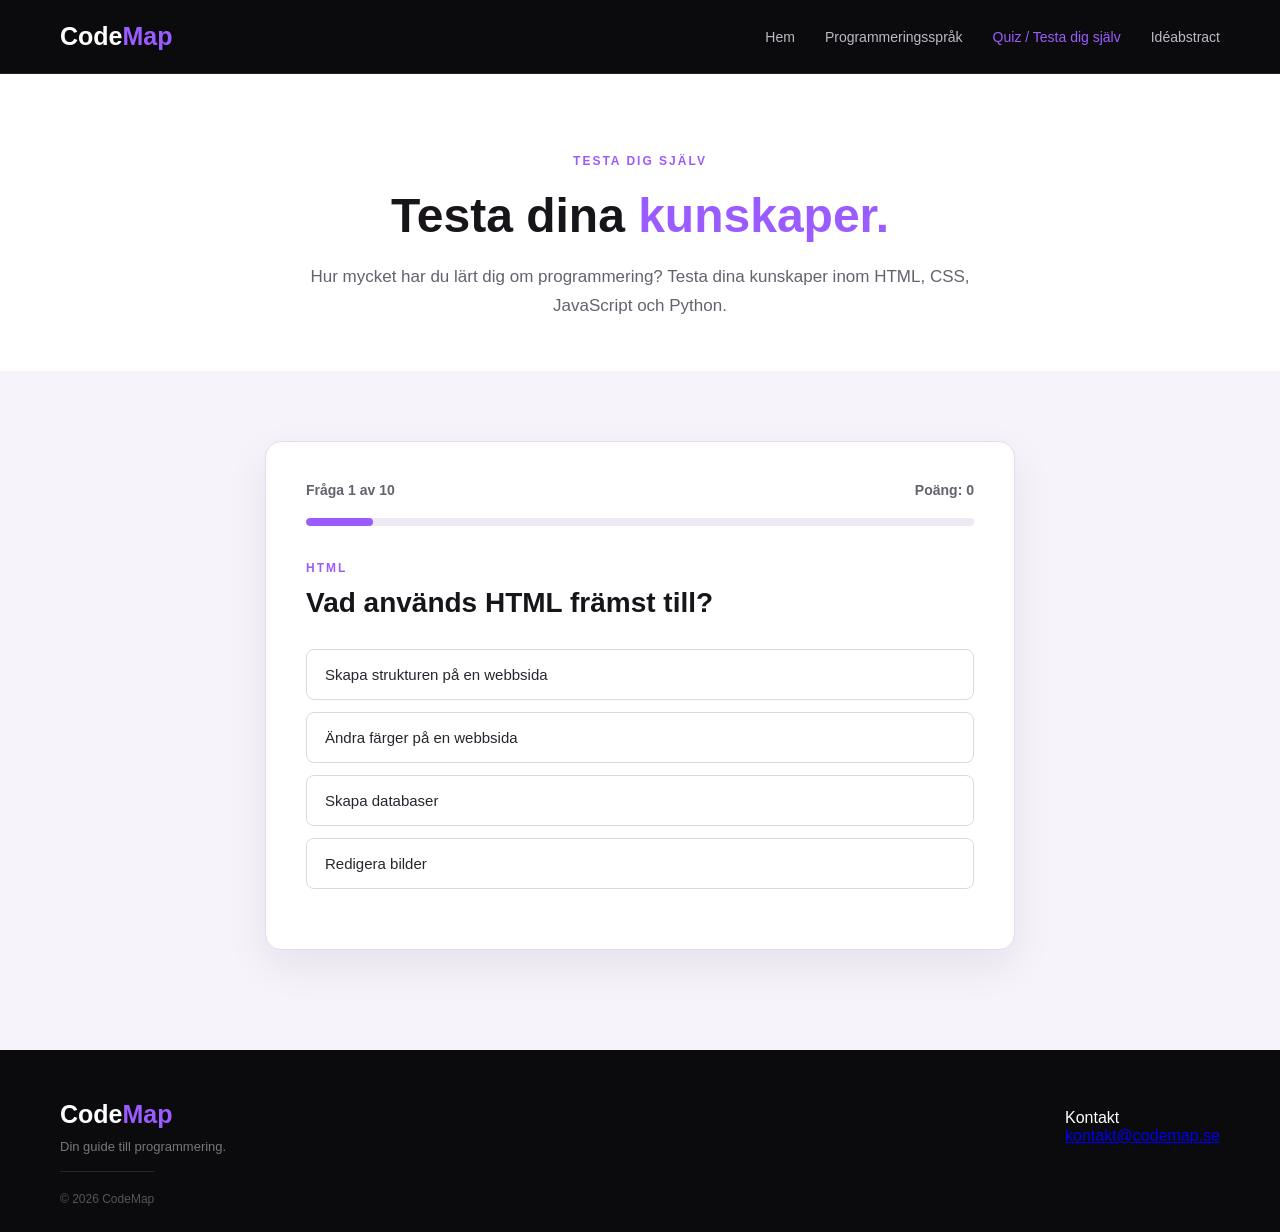
<file: quiz.html>
<!DOCTYPE html>
<html lang="sv">

<head>
    <meta charset="UTF-8">
    <meta name="viewport" content="width=device-width, initial-scale=1.0"> 

    <title>Quiz | CodeMap</title>

    <link rel="stylesheet" href="style.css">
</head>

<body>

    <!-- HEADER -->
    <header>
        <nav>

            <div class="logo">
                Code<span>Map</span>
            </div>

            <ul class="menu">

                <li>
                    <a href="index.html">Hem</a>
                </li>

               

                <li>
                    <a href="programmeringssprak.html">
                        Programmeringsspråk
                    </a>
                </li>

                <li>
                    <a href="quiz.html" class="active">
                        Quiz / Testa dig själv
                    </a>
                </li>

                <li>
                    <a href="ideabstract.html">
                        Idéabstract
                    </a>
                </li>

               
                </li>

            </ul>

        </nav>
    </header>


    <!-- INTRO -->
    <main>

        <section class="quiz-intro">

            <p class="small-title">
                TESTA DIG SJÄLV
            </p>

            <h1>
                Testa dina <span>kunskaper.</span>
            </h1>

            <p class="quiz-intro-text">
                Hur mycket har du lärt dig om programmering?
                Testa dina kunskaper inom HTML, CSS, JavaScript
                och Python.
            </p>

        </section>


        <!-- QUIZ -->
        <section class="quiz-page">

            <div class="quiz-container">

                <div class="quiz-top">

                    <p class="quiz-number">
                        Fråga
                        <span id="current-question">1</span>
                        av 10
                    </p>

                    <p class="quiz-score">
                        Poäng:
                        <span id="score">0</span>
                    </p>

                </div>


                <!-- PROGRESS BAR -->
                <div class="progress-bar">
                    <div class="progress" id="progress"></div>
                </div>


                <!-- FRÅGA -->
                <div class="question-box">

                    <p class="question-category" id="category">
                        HTML
                    </p>

                    <h2 id="question">
                        Vad används HTML främst till?
                    </h2>


                    <!-- SVAR -->
                    <div class="answers">

                        <button class="answer-button">
                            Skapa strukturen på en webbsida
                        </button>

                        <button class="answer-button">
                            Ändra färger på en webbsida
                        </button>

                        <button class="answer-button">
                            Skapa databaser
                        </button>

                        <button class="answer-button">
                            Redigera bilder
                        </button>

                    </div>


                    <p id="feedback" class="feedback"></p>


                    <button id="next-button" class="quiz-next">
                        Nästa fråga →
                    </button>

                </div>

            </div>

        </section>

    </main>


    <!-- FOOTER -->
    <footer>

        <div class="footer-content">

            <div>

                <div class="logo">
                    Code<span>Map</span>
                </div>

                <p>
                    Din guide till programmering.
                </p>

            </div>


            <div class="footer-links">

                

            </div>
    <div class="footer-contact" id="kontakt">
    <div class="contact-title">
        Kontakt
    </div>

    <a href="mailto:kontakt@codemap.se">
        kontakt@codemap.se
    </a>
</div>


        </div>

         <a  Kontakt; 
        <div class="copyright">

            © 2026 CodeMap

        </div>

    </footer>


</body>

</html>
</file>
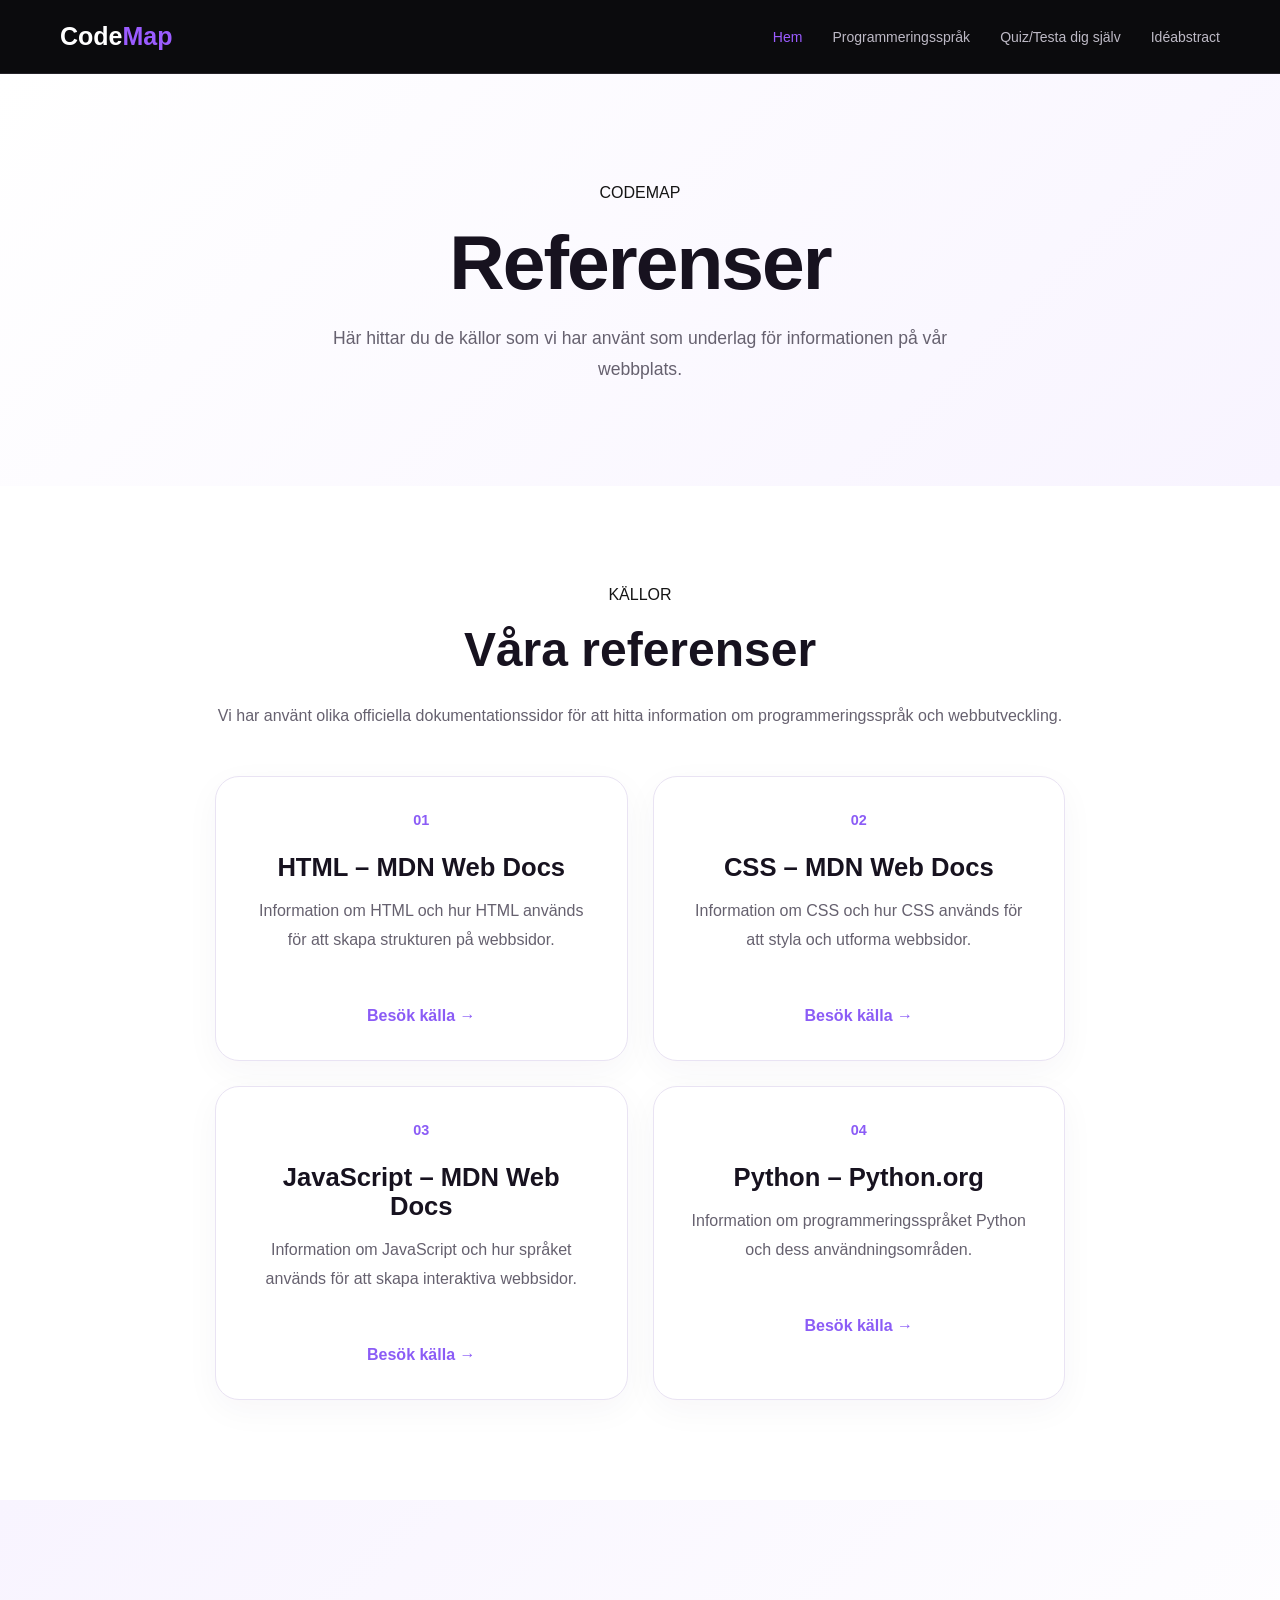
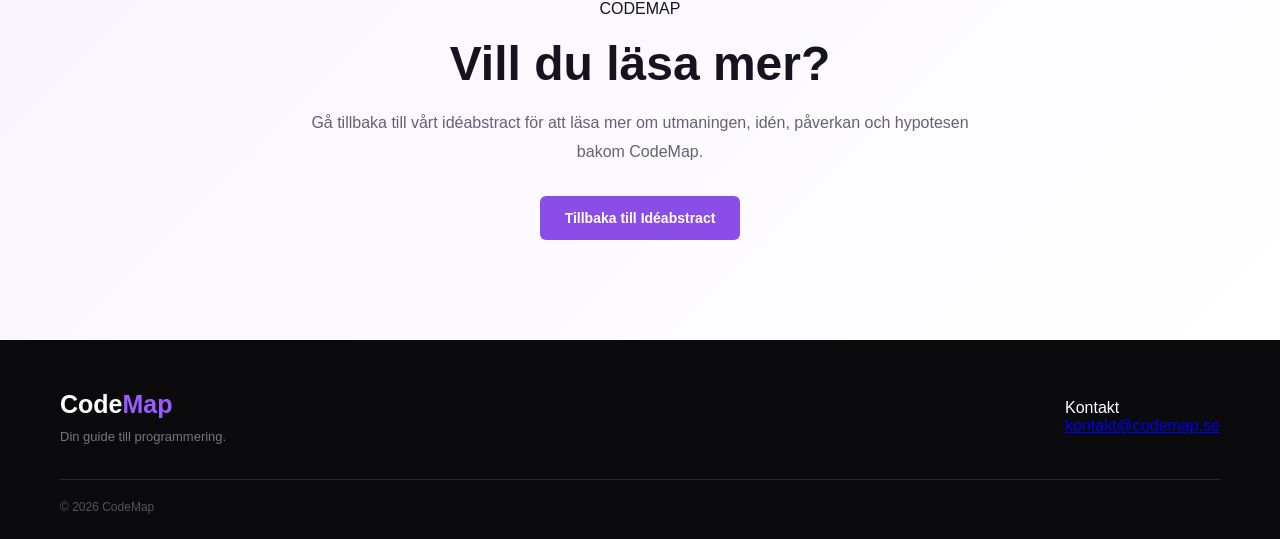
<file: referenser.html>
<!DOCTYPE html>
<html lang="sv">

<head>
    <meta charset="UTF-8">
    <meta name="viewport" content="width=device-width, initial-scale=1.0">

    <title>Referenser | CodeMap</title>

    <link rel="stylesheet" href="style.css">
</head>

<body>

    <!-- =========================
         MENY
    ========================== -->

    <header>

        <nav>

            <div class="logo">
                Code<span>Map</span>
            </div>

            <ul class="menu">

                <li>
                    <a href="index.html" class="active">
                        Hem
                    </a>
                </li>

                

                <li>
                    <a href="programmeringssprak.html">
                        Programmeringsspråk
                    </a>
                </li>

                <li>
                    <a href="quiz.html">
                        Quiz/Testa dig själv
                    </a>
                </li>

                <li>
                    <a href="ideabstract.html">
                        Idéabstract
                    </a>
                </li>

            </ul>

        </nav>

    </header>


    <!-- Huvudinnehåll -->
    <main>

        <!-- Hero-sektion -->
        <section class="abstract-hero">
            <div class="section-content">

                <p class="section-subtitle">
                    CODEMAP
                </p>

                <h1>
                    Referenser
                </h1>

                <p>
                    Här hittar du de källor som vi har använt
                    som underlag för informationen på vår webbplats.
                </p>

            </div>
        </section>


        <!-- Referenser -->
        <section class="abstract-overview">
            <div class="section-content">

                <p class="section-subtitle">
                    KÄLLOR
                </p>

                <h2>
                    Våra referenser
                </h2>

                <p class="abstract-intro">
                    Vi har använt olika officiella dokumentationssidor
                    för att hitta information om programmeringsspråk
                    och webbutveckling.
                </p>


                <div class="abstract-page-grid">

                    <!-- HTML -->
                    <a href="https://developer.mozilla.org/en-US/docs/Web/HTML"
                       target="_blank"
                       rel="noopener noreferrer"
                       class="abstract-page-card">

                        <span>01</span>

                        <h3>
                            HTML – MDN Web Docs
                        </h3>

                        <p>
                            Information om HTML och hur HTML används
                            för att skapa strukturen på webbsidor.
                        </p>

                        <strong>
                            Besök källa →
                        </strong>

                    </a>


                    <!-- CSS -->
                    <a href="https://developer.mozilla.org/en-US/docs/Web/CSS"
                       target="_blank"
                       rel="noopener noreferrer"
                       class="abstract-page-card">

                        <span>02</span>

                        <h3>
                            CSS – MDN Web Docs
                        </h3>

                        <p>
                            Information om CSS och hur CSS används
                            för att styla och utforma webbsidor.
                        </p>

                        <strong>
                            Besök källa →
                        </strong>

                    </a>


                    <!-- JavaScript -->
                    <a href="https://developer.mozilla.org/en-US/docs/Web/JavaScript"
                       target="_blank"
                       rel="noopener noreferrer"
                       class="abstract-page-card">

                        <span>03</span>

                        <h3>
                            JavaScript – MDN Web Docs
                        </h3>

                        <p>
                            Information om JavaScript och hur språket
                            används för att skapa interaktiva webbsidor.
                        </p>

                        <strong>
                            Besök källa →
                        </strong>

                    </a>


                    <!-- Python -->
                    <a href="https://www.python.org/"
                       target="_blank"
                       rel="noopener noreferrer"
                       class="abstract-page-card">

                        <span>04</span>

                        <h3>
                            Python – Python.org
                        </h3>

                        <p>
                            Information om programmeringsspråket Python
                            och dess användningsområden.
                        </p>

                        <strong>
                            Besök källa →
                        </strong>

                    </a>

                </div>

            </div>
        </section>


        <!-- Tillbaka -->
        <section class="abstract-summary">
            <div class="section-content">

                <p class="section-subtitle">
                    CODEMAP
                </p>

                <h2>
                    Vill du läsa mer?
                </h2>

                <p>
                    Gå tillbaka till vårt idéabstract för att läsa
                    mer om utmaningen, idén, påverkan och hypotesen
                    bakom CodeMap.
                </p>

                <a href="ideabstract.html"
                   class="button">
                    Tillbaka till Idéabstract
                </a>

            </div>
        </section>

    </main>


   <footer>

        <div class="footer-content">

            <div>

                <div class="logo">
                    Code<span>Map</span>
                </div>

                <p>
                    Din guide till programmering.
                </p>

            </div>


            <div class="footer-links">

                

            </div>
    <div class="footer-contact" id="kontakt">
    <div class="contact-title">
        Kontakt
    </div>

    <a href="mailto:kontakt@codemap.se">
        kontakt@codemap.se
    </a>
</div>


        </div>

         
        <div class="copyright">

            © 2026 CodeMap

        </div>

    </footer>


</body>

</html>
</file>
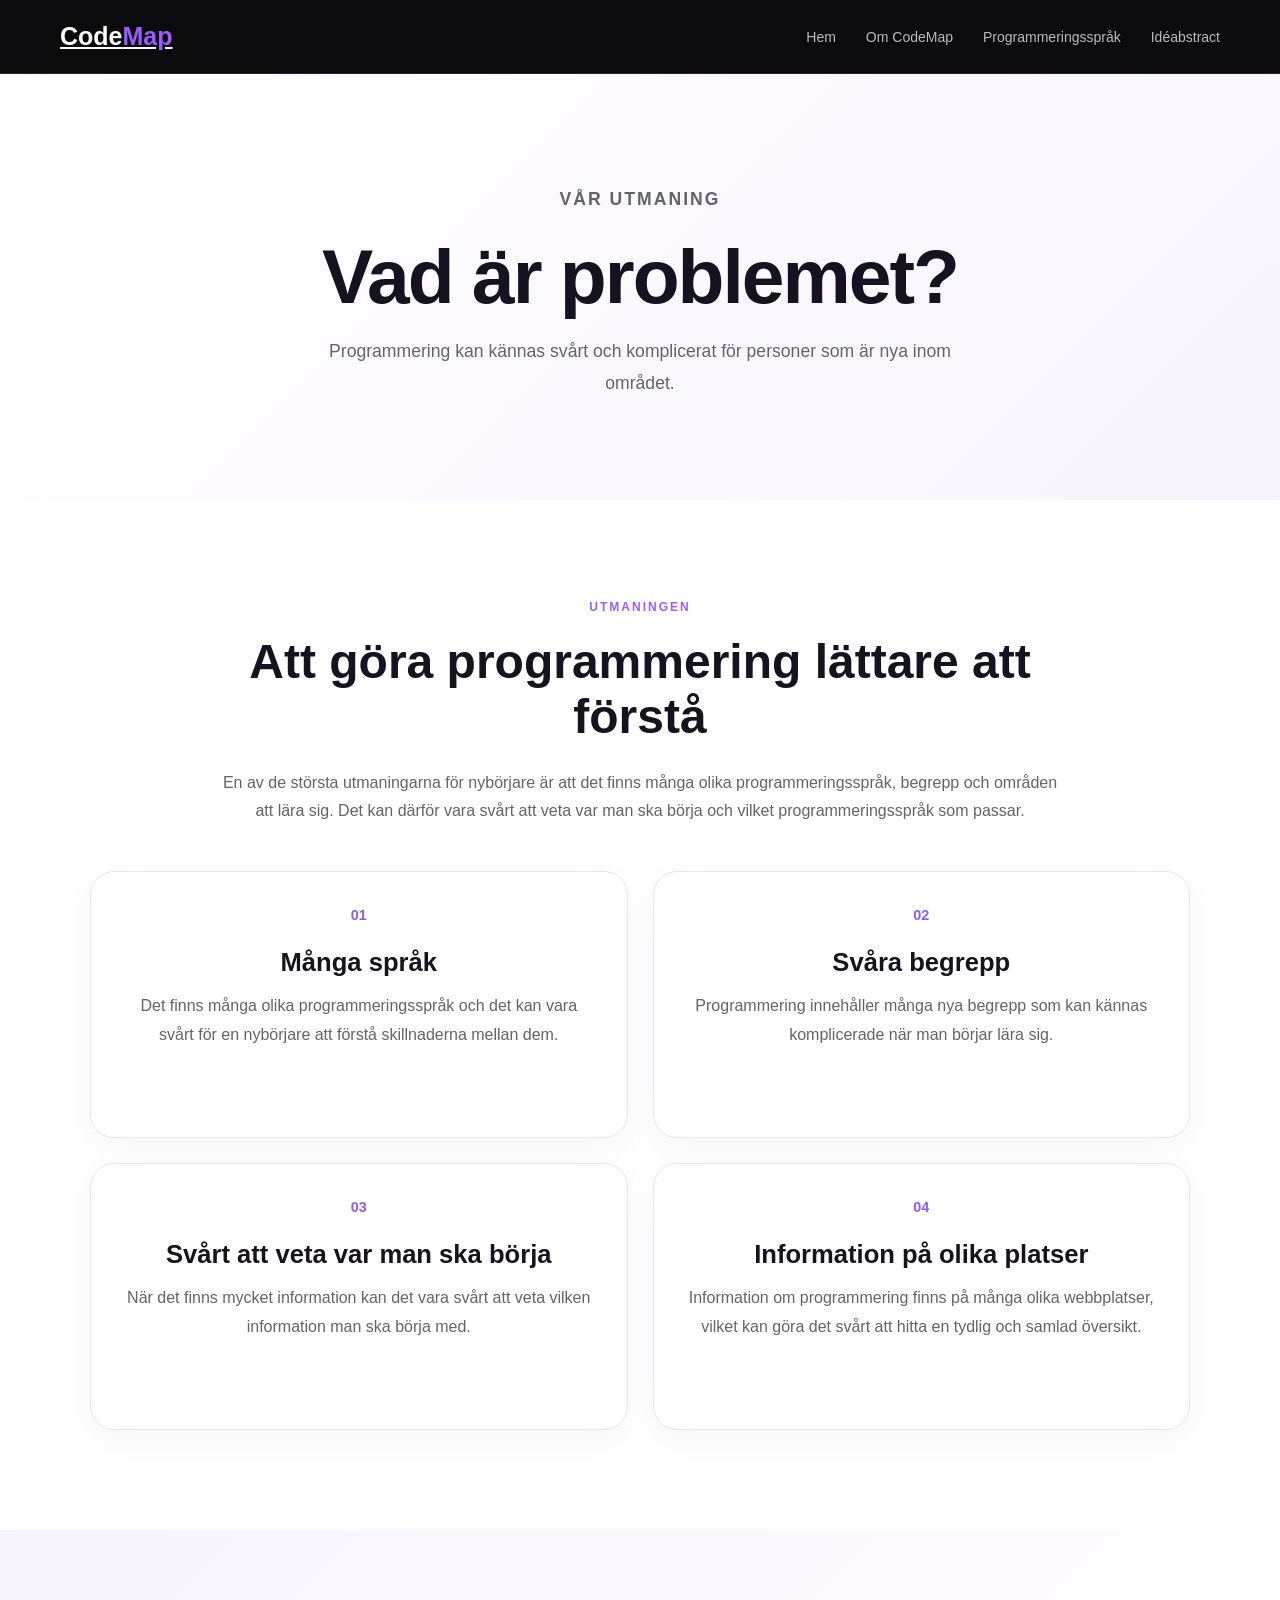
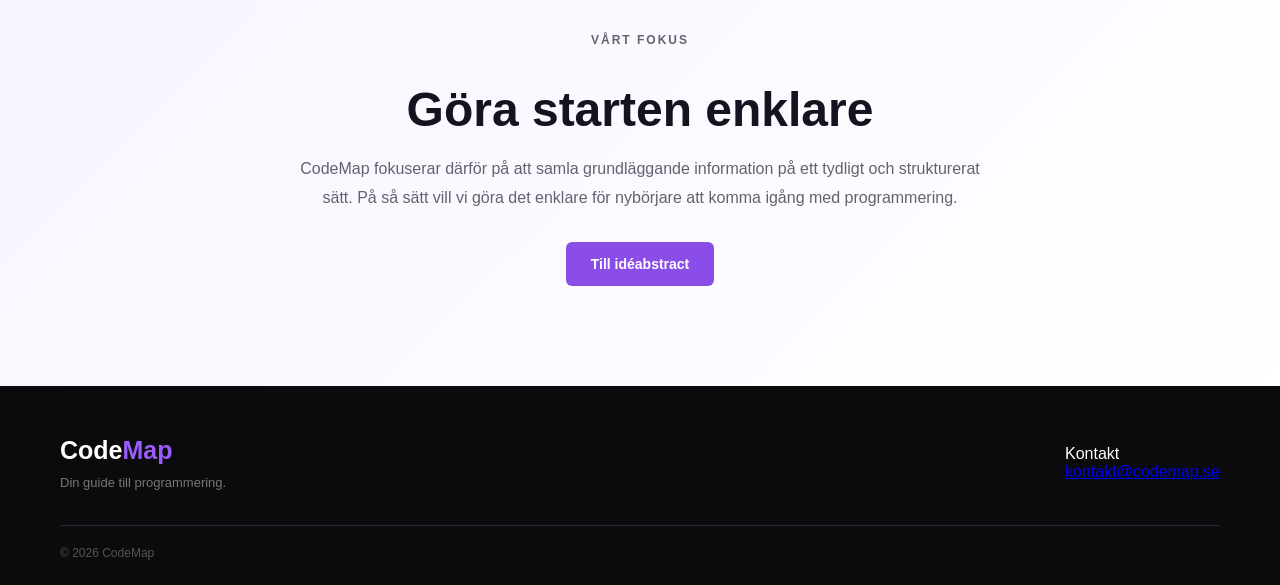
<file: utmaning.html>
<!DOCTYPE html>
<html lang="sv">

<head>
    <meta charset="UTF-8">
    <meta name="viewport" content="width=device-width, initial-scale=1.0">

    <title>CodeMap - Utmaningen</title>

    <link rel="stylesheet" href="style.css">
</head>

<body>

    <!-- Sidhuvud -->
    <header>

        <nav>

            <!-- Logotyp -->
            <a href="index.html" class="logo">
                Code<span>Map</span>
            </a>

            <!-- Meny -->
            <ul class="menu">

                <li>
                    <a href="index.html">Hem</a>
                </li>

                <li>
                    <a href="om.html">Om CodeMap</a>
                </li>

                <li>
                    <a href="programmeringssprak.html">
                        Programmeringsspråk
                    </a>
                </li>

                <li>
                    <a href="ideabstract.html">
                        Idéabstract
                    </a>
                </li>

            </ul>

        </nav>

    </header>


    <!-- Huvudinnehåll -->
    <main>

        <!-- Introduktion -->
        <section class="abstract-hero">

            <div class="section-content">

                <p class="small-title">
                    VÅR UTMANING
                </p>

                <h1>
                    Vad är problemet?
                </h1>

                <p>
                    Programmering kan kännas svårt och komplicerat
                    för personer som är nya inom området.
                </p>

            </div>

        </section>


        <!-- Utmaningen -->
        <section class="abstract-overview">

            <div class="section-content">

                <p class="small-title">
                    UTMANINGEN
                </p>

                <h2>
                    Att göra programmering lättare att förstå
                </h2>

                <p class="abstract-intro">
                    En av de största utmaningarna för nybörjare är
                    att det finns många olika programmeringsspråk,
                    begrepp och områden att lära sig. Det kan därför
                    vara svårt att veta var man ska börja och vilket
                    programmeringsspråk som passar.
                </p>

            </div>


            <!-- Problemområden -->
            <div class="abstract-page-grid">

                <article class="abstract-page-card">

                    <span>01</span>

                    <h3>
                        Många språk
                    </h3>

                    <p>
                        Det finns många olika programmeringsspråk
                        och det kan vara svårt för en nybörjare att
                        förstå skillnaderna mellan dem.
                    </p>

                </article>


                <article class="abstract-page-card">

                    <span>02</span>

                    <h3>
                        Svåra begrepp
                    </h3>

                    <p>
                        Programmering innehåller många nya begrepp
                        som kan kännas komplicerade när man börjar
                        lära sig.
                    </p>

                </article>


                <article class="abstract-page-card">

                    <span>03</span>

                    <h3>
                        Svårt att veta var man ska börja
                    </h3>

                    <p>
                        När det finns mycket information kan det
                        vara svårt att veta vilken information man
                        ska börja med.
                    </p>

                </article>


                <article class="abstract-page-card">

                    <span>04</span>

                    <h3>
                        Information på olika platser
                    </h3>

                    <p>
                        Information om programmering finns på många
                        olika webbplatser, vilket kan göra det svårt
                        att hitta en tydlig och samlad översikt.
                    </p>

                </article>

            </div>

        </section>


        <!-- Avslutning -->
        <section class="abstract-summary">

            <div class="section-content">

                <p class="small-title">
                    VÅRT FOKUS
                </p>

                <h2>
                    Göra starten enklare
                </h2>

                <p>
                    CodeMap fokuserar därför på att samla
                    grundläggande information på ett tydligt och
                    strukturerat sätt. På så sätt vill vi göra det
                    enklare för nybörjare att komma igång med
                    programmering.
                </p>

                <a href="ideabstract.html" class="button">
                    Till idéabstract
                </a>

            </div>

        </section>

    </main>


   <footer>

        <div class="footer-content">

            <div>

                <div class="logo">
                    Code<span>Map</span>
                </div>

                <p>
                    Din guide till programmering.
                </p>

            </div>


            <div class="footer-links">

                

            </div>
    <div class="footer-contact" id="kontakt">
    <div class="contact-title">
        Kontakt
    </div>

    <a href="mailto:kontakt@codemap.se">
        kontakt@codemap.se
    </a>
</div>


        </div>

         
        <div class="copyright">

            © 2026 CodeMap

        </div>

    </footer>


</body>

</html>
</file>
<file: style.css>
* {
    margin: 0;
    padding: 0;
    box-sizing: border-box;
}

body {
    font-family: Arial, Helvetica, sans-serif;

    background-color: #ffffff;

    color: #151515;
}


/* MENY */

header {
    background-color: #0b0b0d;

    padding: 22px 60px;

    border-bottom: 1px solid #252329;
}

nav {
    max-width: 1200px;

    margin: auto;

    display: flex;

    align-items: center;

    justify-content: space-between;
}


/* LOGGA */

.logo {
    color: white;

    font-size: 25px;

    font-weight: bold;
}

.logo span {
    color: #9b5cff;
}


/* MENY-LÄNKAR */

.menu {
    list-style: none;

    display: flex;

    gap: 30px;
}

.menu a {
    color: #bdb9c5;

    text-decoration: none;

    font-size: 14px;

    transition: 0.2s;
}

.menu a:hover {
    color: white;
}

.menu a.active {
    color: #9b5cff;
}


/* FRAMSIDA*/

.hero {
    background-color: #0b0b0d;

    color: white;

    min-height: 600px;

    padding: 100px 60px;

    display: flex;

    align-items: center;

    justify-content: space-between;

    gap: 80px;
}

.hero-text {
    max-width: 600px;

    margin-left: calc((100% - 1200px) / 2);
}


/* LITEN RUBRIK */

.small-title {
    color: #9b5cff;

    font-size: 12px;

    font-weight: bold;

    letter-spacing: 2px;

    margin-bottom: 20px;
}


/* HUVUDRUBRIK */

.hero h1 {
    font-size: 58px;

    line-height: 1.1;

    margin-bottom: 25px;
}

.hero h1 span {
    color: #9b5cff;
}


/* BESKRIVNING */

.description {
    color: #aaa7b0;

    font-size: 17px;

    line-height: 1.7;

    max-width: 550px;

    margin-bottom: 30px;
}


/* KNAPP */

.button {
    display: inline-block;

    background-color: #8b4de8;

    color: white;

    text-decoration: none;

    padding: 14px 25px;

    border-radius: 6px;

    font-weight: bold;

    font-size: 14px;

    transition: 0.2s;
}

.button:hover {
    background-color: #7137c5;
}


/* CODE-RUTA */

.code-box {
    width: 480px;

    background-color: #141318;

    border: 1px solid #302c38;

    border-radius: 10px;

    margin-right: calc((100% - 1200px) / 2);

    box-shadow: 0 20px 60px rgba(0, 0, 0, 0.4);
}


/* ÖVRE DELEN AV KODRUTAN */

.code-header {
    height: 45px;

    border-bottom: 1px solid #2b2731;

    display: flex;

    align-items: center;

    gap: 7px;

    padding-left: 18px;
}

.code-header span {
    width: 10px;

    height: 10px;

    border-radius: 50%;

    background-color: #555;
}


/* KOD */

.code {
    padding: 30px;

    font-family: "Courier New", monospace;

    font-size: 14px;

    line-height: 2;
}

.code p {
    color: white;
}

.number {
    color: #55515e;

    display: inline-block;

    width: 30px;
}

.purple {
    color: #b57cff;
}

.green {
    color: #8bd17c;
}

.comment {
    color: #65616c;
}


/*  OM CODEMAP */

.about {
    text-align: center;

    padding: 90px 30px;
}

.about h2 {
    font-size: 40px;

    margin-bottom: 20px;
}

.about h2 span {
    color: #8b4de8;
}

.about-text {
    max-width: 700px;

    margin: auto;

    color: #666;

    line-height: 1.8;

    font-size: 16px;
}
.abstract-hero {
    padding: 110px 24px 100px;
    text-align: center;
    background: linear-gradient(
        135deg,
        #ffffff,
        #f8f4ff
    );
}

.abstract-hero .section-content {
    max-width: 850px;
}

.abstract-hero h1 {
    margin: 20px 0;
    color: #17121f;
    font-size: clamp(2.5rem, 6vw, 5rem);
    line-height: 1.05;
    letter-spacing: -2px;
}

.abstract-hero p:not(.section-subtitle) {
    max-width: 680px;
    margin: 0 auto;
    color: #66616f;
    font-size: 1.1rem;
    line-height: 1.8;
}

.abstract-overview {
    padding: 100px 24px;
    background-color: #ffffff;
}

.abstract-overview h2 {
    margin: 18px 0 25px;
    color: #17121f;
    font-size: clamp(2rem, 4vw, 3rem);
}

.abstract-intro {
    max-width: 750px;
    margin-bottom: 45px;
    color: #66616f;
    line-height: 1.8;
}

.abstract-page-grid {
    display: grid;
    grid-template-columns: repeat(2, 1fr);
    gap: 25px;
}

.abstract-page-card {
    display: block;
    padding: 35px;
    border: 1px solid #e9e3f3;
    border-radius: 24px;
    background-color: #ffffff;
    color: inherit;
    text-decoration: none;
    box-shadow: 0 10px 35px rgba(40, 20, 70, 0.04);
    transition: transform 0.25s ease,
                box-shadow 0.25s ease;
}

.abstract-page-card:hover {
    transform: translateY(-6px);
    box-shadow: 0 15px 40px rgba(40, 20, 70, 0.1);
}

.abstract-page-card span {
    display: block;
    margin-bottom: 25px;
    color: #8b5cf6;
    font-size: 0.9rem;
    font-weight: bold;
}

.abstract-page-card h3 {
    margin-bottom: 15px;
    color: #17121f;
    font-size: 1.6rem;
}

.abstract-page-card p {
    min-height: 85px;
    margin-bottom: 25px;
    color: #66616f;
    line-height: 1.8;
}

.abstract-page-card strong {
    color: #8b5cf6;
}

.abstract-summary {
    padding: 100px 24px;
    text-align: center;
    background: linear-gradient(
        135deg,
        #f8f4ff,
        #ffffff
    );
}

.abstract-summary .section-content {
    max-width: 850px;
}

.abstract-summary h2 {
    margin: 18px 0;
    color: #17121f;
    font-size: clamp(2rem, 4vw, 3rem);
}

.abstract-summary p:not(.section-subtitle) {
    max-width: 700px;
    margin: 0 auto 30px;
    color: #66616f;
    line-height: 1.8;
}


/* PROGRAMMERINGSSPRÅK */

.languages {
    background-color: #f6f3fa;

    padding: 90px 60px;
}


/* RUBRIK */

.section-title {
    max-width: 1200px;

    margin: auto;

    display: flex;

    justify-content: space-between;

    align-items: end;

    margin-bottom: 45px;
}

.section-title h2 {
    font-size: 38px;
}

.section-title > p {
    color: #666;

    max-width: 400px;

    line-height: 1.6;
}


/* KORT */

.language-container {
    max-width: 1200px;

    margin: auto;

    display: grid;

    grid-template-columns: repeat(4, 1fr);

    gap: 20px;
}

.language-card {
    background-color: white;

    border: 1px solid #ddd;

    border-radius: 10px;

    padding: 30px;

    transition: 0.2s;
}

.language-card:hover {
    transform: translateY(-5px);

    border-color: #a97bea;

    box-shadow: 0 10px 30px rgba(80, 40, 120, 0.1);
}


/* IKON */

.language-icon {
    width: 48px;

    height: 48px;

    background-color: #eee5fb;

    color: #7d3fd1;

    border-radius: 8px;

    display: flex;

    align-items: center;

    justify-content: center;

    font-weight: bold;

    margin-bottom: 25px;
}


/* KORT RUBRIK */

.language-card h3 {
    font-size: 22px;

    margin-bottom: 12px;
}


/* KORT TEXT */

.language-card p {
    color: #666;

    font-size: 14px;

    line-height: 1.7;

    min-height: 95px;

    margin-bottom: 20px;
}


/* LÄS MER */

.language-card a {
    color: #7d3fd1;

    text-decoration: none;

    font-size: 13px;

    font-weight: bold;
}


/* QUIZ */

.quiz {
    padding: 100px 30px;

    text-align: center;

    background-color: white;
}

.quiz h2 {
    font-size: 40px;

    margin-bottom: 20px;
}

.quiz h2 span {
    color: #8b4de8;
}

.quiz p:not(.small-title) {
    color: #666;

    margin-bottom: 30px;
}


/* FOOTER */

footer {
    background-color: #0b0b0d;

    color: white;

    padding: 50px 60px 25px;
}

.footer-content {
    max-width: 1200px;

    margin: auto;

    display: flex;

    justify-content: space-between;

    align-items: center;

    padding-bottom: 35px;
}

.footer-content p {
    color: #777;

    font-size: 13px;

    margin-top: 10px;
}

.footer-links {
    display: flex;

    gap: 25px;
}

.footer-links a {
    color: #999;

    text-decoration: none;

    font-size: 13px;
}

.footer-links a:hover {
    color: #9b5cff;
}

.copyright {
    max-width: 1200px;

    margin: auto;

    border-top: 1px solid #29262e;

    padding-top: 20px;

    color: #555;

    font-size: 12px;
}

/* PROGRAMMERINGSSPRÅK - INTRO */

.languages-intro {
    background: #ffffff;
    text-align: center;
    padding: 100px 30px 110px;
}

.languages-intro h1 {
    max-width: 1000px;
    margin: 35px auto 25px;
    font-size: 58px;
    line-height: 1.1;
    color: #17151a;
}

.languages-intro h1 span {
    color: #9b5cff;
}

.intro-text {
    max-width: 850px;
    margin: 0 auto;
    font-size: 21px;
    line-height: 1.8;
    color: #66616d;
}


/* ÖVERSIKT*/

.language-overview {
    background: #f6f3fa;
    padding: 100px 3.5% 110px;
}

.overview-heading {
    display: flex;
    justify-content: space-between;
    align-items: end;
    gap: 60px;
    margin-bottom: 55px;
}

.overview-heading h2 {
    margin-top: 30px;
    font-size: 48px;
    color: #17151a;
}

.overview-heading > p {
    max-width: 450px;
    font-size: 20px;
    line-height: 1.8;
    color: #66616d;
}


/* SPRÅK-KORT */

.language-grid {
    display: grid;
    grid-template-columns: repeat(4, 1fr);
    gap: 30px;
}

.language-card {
    background: #ffffff;
    border: 1px solid #ded9e5;
    border-radius: 15px;
    padding: 38px 30px;
    transition: transform 0.3s ease,
                box-shadow 0.3s ease;
}

.language-card:hover {
    transform: translateY(-8px);
    box-shadow: 0 15px 35px rgba(50, 25, 80, 0.10);
}

.language-icon {
    display: flex;
    justify-content: center;
    align-items: center;

    width: 70px;
    height: 70px;
    margin-bottom: 28px;

    border-radius: 12px;
    background: #eee3ff;

    color: #8b4de8;
    font-size: 24px;
    font-weight: bold;
}

.language-card h3 {
    margin-bottom: 15px;
    font-size: 25px;
    color: #17151a;
}

.language-card p {
    min-height: 90px;
    font-size: 16px;
    line-height: 1.7;
    color: #6b6572;
}

.language-link {
    display: inline-block;
    margin-top: 20px;

    color: #8b4de8;
    font-weight: bold;
    text-decoration: none;
}

.language-link:hover {
    color: #6e2fc5;
}


/*  DETALJER OM SPRÅKEN */

.language-details {
    background: #ffffff;
    padding: 100px 6%;
}

.language-detail {
    display: grid;
    grid-template-columns: 1fr 1fr;
    align-items: center;
    gap: 100px;

    max-width: 1300px;
    margin: 0 auto;
    padding: 90px 0;

    border-bottom: 1px solid #e8e3ee;
}

.language-detail:last-child {
    border-bottom: none;
}

.language-detail.reverse .detail-text {
    order: 2;
}

.language-detail.reverse .detail-code {
    order: 1;
}

.detail-text h2 {
    margin: 25px 0;
    font-size: 43px;
    line-height: 1.15;
    color: #17151a;
}

.detail-text p:not(.small-title) {
    font-size: 18px;
    line-height: 1.8;
    color: #66616d;
}

.detail-text h3 {
    margin-top: 30px;
    margin-bottom: 15px;
    color: #17151a;
}

.detail-text ul {
    padding-left: 22px;
    color: #66616d;
    line-height: 2;
}


/* KODRUTOR */

.detail-code {
    overflow: hidden;

    background: #141318;
    border: 1px solid #38313f;
    border-radius: 15px;

    box-shadow: 0 20px 50px rgba(20, 15, 30, 0.12);
}

.detail-code .code-header {
    display: flex;
    gap: 10px;
    align-items: center;

    padding: 20px 25px;
    border-bottom: 1px solid #38313f;
}

.detail-code .code-header span {
    width: 14px;
    height: 14px;
    border-radius: 50%;
    background: #5d5962;
}

.detail-code pre {
    overflow-x: auto;
    padding: 35px;

    color: #d8c9e8;
    font-size: 16px;
    line-height: 1.8;
}

.detail-code code {
    font-family: "Courier New", monospace;
}


/* AVSLUTNING */

.languages-ending {
    padding: 100px 30px;
    text-align: center;
    background: #f6f3fa;
}

.languages-ending h2 {
    margin: 25px auto;
    font-size: 45px;
    color: #17151a;
}

.languages-ending p:not(.small-title) {
    max-width: 600px;
    margin: 0 auto 30px;

    font-size: 19px;
    line-height: 1.7;
    color: #66616d;
}


/* RESPONSIV DESIGN */

@media (max-width: 1100px) {

    .language-grid {
        grid-template-columns: repeat(2, 1fr);
    }

    .overview-heading {
        align-items: start;
        flex-direction: column;
        gap: 10px;
    }

    .language-detail {
        gap: 50px;
    }

    .languages-intro h1 {
        font-size: 48px;
    }

}


@media (max-width: 750px) {

    .languages-intro {
        padding: 70px 25px;
    }

    .languages-intro h1 {
        font-size: 38px;
    }

    .intro-text {
        font-size: 17px;
    }

    .language-overview {
        padding: 70px 25px;
    }

    .overview-heading h2 {
        font-size: 36px;
    }

    .language-grid {
        grid-template-columns: 1fr;
    }

    .language-details {
        padding: 50px 25px;
    }

    .language-detail {
        grid-template-columns: 1fr;
        gap: 35px;
        padding: 60px 0;
    }

    .language-detail.reverse .detail-text,
    .language-detail.reverse .detail-code {
        order: initial;
    }

    .detail-text h2 {
        font-size: 34px;
    }

    .languages-ending h2 {
        font-size: 34px;
    }

}
/* Responsiv design */
@media (max-width: 700px) {

    .abstract-hero,
    .abstract-overview,
    .abstract-summary {
        padding: 70px 20px;
    }

    .abstract-page-grid {
        grid-template-columns: 1fr;
    }

    .abstract-page-card {
        padding: 28px;
    }

    .abstract-page-card p {
        min-height: auto;
    }

}

.abstract-overview {
    padding: 100px 24px;
    background-color: #ffffff;
    text-align: center;
}

.abstract-overview .section-content {
    max-width: 850px;
    margin: 0 auto;
    text-align: center;
}

.abstract-overview p {
    max-width: 850px;
    margin-left: auto;
    margin-right: auto;
}
/* Centrera hela idéabstract-sidan */

.abstract-hero,
.abstract-overview,
.abstract-summary {
    text-align: center;
}

/* Centrera innehållets bredd */
.abstract-hero .section-content,
.abstract-overview .section-content,
.abstract-summary .section-content {
    max-width: 850px;
    margin: 0 auto;
}

/* Centrera korten på sidan */
.abstract-page-grid {
    max-width: 1100px;
    margin: 0 auto;
}

/* Centrera texten i korten */
.abstract-page-card {
    text-align: center;
}

/* Centrera knappar */
.abstract-overview .button,
.abstract-summary .button {
    display: block;
    width: fit-content;
    margin: 30px auto 0;
}


/* IMPACT */

.impact {
    max-width: 900px;
    margin: 80px auto;
    padding: 45px 50px;
    background-color: #f8f4ff;
    border: 1px solid #e9e3f3;
    border-radius: 24px;
    box-shadow: 0 10px 35px rgba(40, 20, 70, 0.06);
}

.impact h1 {
    font-size: 48px;
    margin-bottom: 25px;
    color: #17151a;
}

.impact p {
    font-size: 18px;
    line-height: 1.8;
    color: #66616d;
}


/* HYPOTES */

.hypotes {
    max-width: 900px;
    margin: 80px auto;
    padding: 45px 50px;
    background-color: #f8f4ff;
    border: 1px solid #e9e3f3;
    border-radius: 24px;
    box-shadow: 0 10px 35px rgba(40, 20, 70, 0.06);
}

.hypotes h1 {
    font-size: 48px;
    margin-bottom: 25px;
    color: #17151a;
}

.hypotes p {
    font-size: 18px;
    line-height: 1.8;
    color: #66616d;
}

/* QUIZ-SIDA */

.quiz-intro {
    text-align: center;
    padding: 80px 30px 50px;
    background-color: #ffffff;
}

.quiz-intro h1 {
    font-size: 48px;
    margin-bottom: 20px;
    color: #17151a;
}

.quiz-intro h1 span {
    color: #9b5cff;
}

.quiz-intro-text {
    max-width: 700px;
    margin: 0 auto;
    color: #66616d;
    font-size: 17px;
    line-height: 1.7;
}


/* BAKGRUND RUNT QUIZET */

.quiz-page {
    background-color: #f6f3fa;
    padding: 70px 30px 100px;
}


/* SJÄLVA QUIZ-RUTAN */

.quiz-container {
    max-width: 750px;
    margin: 0 auto;
    background-color: #ffffff;
    border: 1px solid #e3ddea;
    border-radius: 16px;
    padding: 40px;
    box-shadow: 0 15px 40px rgba(50, 25, 80, 0.08);
}


/* FRÅGA + POÄNG */

.quiz-top {
    display: flex;
    justify-content: space-between;
    align-items: center;
    margin-bottom: 20px;
}

.quiz-number,
.quiz-score {
    color: #66616d;
    font-size: 14px;
    font-weight: bold;
}


/* PROGRESS BAR */

.progress-bar {
    width: 100%;
    height: 8px;
    background-color: #eee9f3;
    border-radius: 20px;
    overflow: hidden;
    margin-bottom: 35px;
}

.progress {
    height: 100%;
    width: 10%;
    background-color: #9b5cff;
    border-radius: 20px;
    transition: width 0.3s ease;
}


/* FRÅGAN */

.question-category {
    color: #9b5cff;
    font-size: 12px;
    font-weight: bold;
    letter-spacing: 2px;
    margin-bottom: 12px;
}

.question-box h2 {
    font-size: 28px;
    color: #17151a;
    margin-bottom: 30px;
}


/* SVARSALTERNATIV */

.answers {
    display: grid;
    gap: 12px;
}

.answer-button {
    width: 100%;
    padding: 16px 18px;
    text-align: left;
    background-color: #ffffff;
    border: 1px solid #ddd7e5;
    border-radius: 8px;
    color: #29252e;
    font-size: 15px;
    cursor: pointer;
    transition: 0.2s;
}

.answer-button:hover {
    border-color: #9b5cff;
    background-color: #faf7ff;
}

.answer-button.correct {
    background-color: #e8f7e8;
    border-color: #68b568;
}

.answer-button.wrong {
    background-color: #fdeaea;
    border-color: #d96b6b;
}


/* FEEDBACK */

.feedback {
    margin-top: 20px;
    font-weight: bold;
    color: #55505c;
}


/* NÄSTA FRÅGA */

.quiz-next {
    display: none;
    margin-top: 25px;
    padding: 13px 22px;
    border: none;
    border-radius: 6px;
    background-color: #8b4de8;
    color: white;
    font-size: 14px;
    font-weight: bold;
    cursor: pointer;
}

.quiz-next:hover {
    background-color: #7137c5;
}


/* RESULTAT */

.quiz-result {
    text-align: center;
    padding: 30px 10px;
}

.quiz-result h2 {
    margin-bottom: 15px;
}

.quiz-result h2 span {
    color: #9b5cff;
}

.quiz-result .quiz-next {
    display: inline-block;
    margin: 25px auto 0;
}


/* MOBIL */

@media (max-width: 700px) {

    .quiz-intro {
        padding: 60px 20px 40px;
    }

    .quiz-intro h1 {
        font-size: 36px;
    }

    .quiz-page {
        padding: 40px 20px 70px;
    }

    .quiz-container {
        padding: 25px 20px;
    }

    .question-box h2 {
        font-size: 23px;
    }
}
/* CODEMAP - MOBIL */

@media (max-width: 768px) {

    /* ---------- GRUND ---------- */

    body {
        overflow-x: hidden;
    }

    /* ---------- MENY ---------- */

    header {
        padding: 18px 20px;
    }

    nav,
    .navbar {
        display: flex;
        flex-direction: column;
        align-items: center;
        gap: 18px;
    }

    .logo {
        font-size: 24px;
    }

    .menu,
    .nav-links {
        display: flex;
        flex-direction: column;
        align-items: center;
        gap: 12px;
        width: 100%;
    }

    .menu li,
    .nav-links li {
        width: 100%;
        text-align: center;
    }

    .menu a,
    .nav-links a {
        display: block;
        padding: 5px;
    }


    /* ---------- STARTSIDAN ---------- */

    .hero {
        display: flex;
        flex-direction: column;
        padding: 60px 20px;
        gap: 45px;
        text-align: center;
    }

    .hero-text {
        width: 100%;
        max-width: 600px;
    }

    .hero h1 {
        font-size: 38px;
        line-height: 1.15;
    }

    .hero h1 span {
        display: block;
    }

    .description {
        max-width: 500px;
        margin: 20px auto 0;
        line-height: 1.6;
    }

    .button {
        display: inline-block;
        margin-top: 20px;
    }


    /* ---------- CODEBOX ---------- */

    .code-box {
        width: 100%;
        max-width: 420px;
        margin: 0 auto;
    }

    .code {
        overflow-x: auto;
        text-align: left;
    }


    /* ---------- OM CODEMAP ---------- */

    .about {
        padding: 70px 20px;
        text-align: center;
    }

    .about h2 {
        font-size: 32px;
        line-height: 1.2;
    }

    .about-text {
        max-width: 600px;
        margin: 20px auto 0;
        line-height: 1.6;
    }


    /* ---------- SPRÅK ---------- */

    .languages {
        padding: 70px 20px;
    }

    .section-title {
        display: flex;
        flex-direction: column;
        text-align: center;
        gap: 15px;
    }

    .language-container,
    .language-grid {
        display: grid;
        grid-template-columns: 1fr;
        gap: 20px;
        margin-top: 35px;
    }

    .language-card {
        width: 100%;
    }


    /* ---------- SPRÅKSIDA ---------- */

    .languages-intro {
        padding: 70px 20px;
        text-align: center;
    }

    .languages-intro h1 {
        font-size: 38px;
        line-height: 1.15;
    }

    .intro-text {
        max-width: 600px;
        margin: 20px auto 0;
        line-height: 1.6;
    }


    /* ---------- DETALJER OM SPRÅK ---------- */

    .language-details {
        padding: 0 20px;
    }

    .language-detail,
    .language-detail.reverse {
        display: flex;
        flex-direction: column;
        gap: 35px;
        padding: 70px 0;
    }

    .detail-text {
        text-align: center;
    }

    .detail-text h2 {
        font-size: 30px;
        line-height: 1.2;
    }

    .detail-text ul {
        text-align: left;
        max-width: 400px;
        margin: 20px auto;
    }

    .detail-code {
        width: 100%;
        overflow-x: auto;
    }


    /* ---------- IDÉABSTRACT ---------- */

    .abstract-hero {
        padding: 70px 20px;
        text-align: center;
    }

    .abstract-hero h1 {
        font-size: 40px;
        line-height: 1.1;
    }

    .abstract-hero p {
        max-width: 600px;
        margin-left: auto;
        margin-right: auto;
        line-height: 1.6;
    }

    .abstract-overview {
        padding: 70px 20px;
    }

    .abstract-overview h2 {
        font-size: 32px;
        text-align: center;
    }

    .abstract-intro {
        text-align: center;
        line-height: 1.6;
    }

    .abstract-page-grid {
        display: grid;
        grid-template-columns: 1fr;
        gap: 18px;
        margin-top: 35px;
    }

    .abstract-page-card {
        width: 100%;
        text-align: center;
    }


    /* ---------- REFERENSER ---------- */

    .reference-list {
        display: grid;
        grid-template-columns: 1fr;
        gap: 18px;
    }

    .reference-item {
        width: 100%;
        text-align: center;
    }


    /* ---------- SAMMANFATTNING ---------- */

    .abstract-summary {
        padding: 70px 20px;
        text-align: center;
    }

    .abstract-summary h2 {
        font-size: 30px;
        line-height: 1.2;
    }

    .abstract-summary p {
        line-height: 1.6;
    }


    /* ---------- FOOTER ---------- */

    footer {
        padding: 50px 20px;
    }

    .footer-content {
        display: flex;
        flex-direction: column;
        align-items: center;
        text-align: center;
        gap: 25px;
    }

    .footer-links {
        display: flex;
        flex-direction: column;
        align-items: center;
        gap: 12px;
    }

}

/* STARTSIDA - MOBIL */

@media (max-width: 768px) {

    html,
    body {
        width: 100%;
        max-width: 100%;
        margin: 0;
        padding: 0;
        overflow-x: hidden;
    }

    main {
        width: 100%;
        max-width: 100%;
        margin: 0;
        padding: 0;
        overflow-x: hidden;
    }


    /* HERO */

    .hero {
        width: 100%;
        max-width: 100%;
        min-width: 0;

        margin: 0;
        padding: 70px 24px;

        box-sizing: border-box;

        display: flex;
        flex-direction: column;
        align-items: center;
        justify-content: center;

        gap: 45px;

        text-align: center;
    }


    /* TEXTEN */

    .hero-text {
        width: 100%;
        max-width: 500px;
        min-width: 0;

        margin: 0;
        padding: 0;

        box-sizing: border-box;

        display: flex;
        flex-direction: column;
        align-items: center;

        text-align: center;
    }


    /* LILLA RUBRIKEN */

    .hero-text .small-title {
        width: 100%;
        margin: 0 0 20px 0;

        text-align: center;

        font-size: 13px;
        letter-spacing: 3px;
    }


    /* HUVUDRUBRIKEN */

    .hero h1 {
        width: 100%;
        max-width: 500px;
        min-width: 0;

        margin: 0;

        text-align: center;

        font-size: 42px;
        line-height: 1.1;

        overflow-wrap: anywhere;
        word-break: normal;
    }


    /* LÅT DEN LILA TEXTEN RADBRYTAS */

    .hero h1 span {
        display: inline;
    }


    /* BESKRIVNING */

    .hero .description {
        width: 100%;
        max-width: 450px;
        min-width: 0;

        margin: 25px auto 0;
        padding: 0;

        text-align: center;

        font-size: 17px;
        line-height: 1.6;

        overflow-wrap: break-word;
    }


    /* KNAPP */

    .hero .button {
        display: inline-block;

        margin: 25px auto 0;

        align-self: center;
    }


    /* KODRUTAN */

    .code-box {
        width: 100%;
        max-width: 450px;
        min-width: 0;

        margin: 0 auto;

        box-sizing: border-box;
    }

}

@media (max-width: 768px) {

    .languages h2 {
        font-size: 30px;
        line-height: 1.2;
        text-align: center;
    }

}

@media (max-width: 768px) {

    .languages-intro h1 {
        font-size: 32px;
        line-height: 1.2;
        text-align: center;

        width: 100%;
        max-width: 100%;

        margin: 0 auto;
        padding: 0 10px;

        box-sizing: border-box;

        white-space: normal;
    }

    .languages-intro h1 span {
        display: block;
    }

}
</file>
